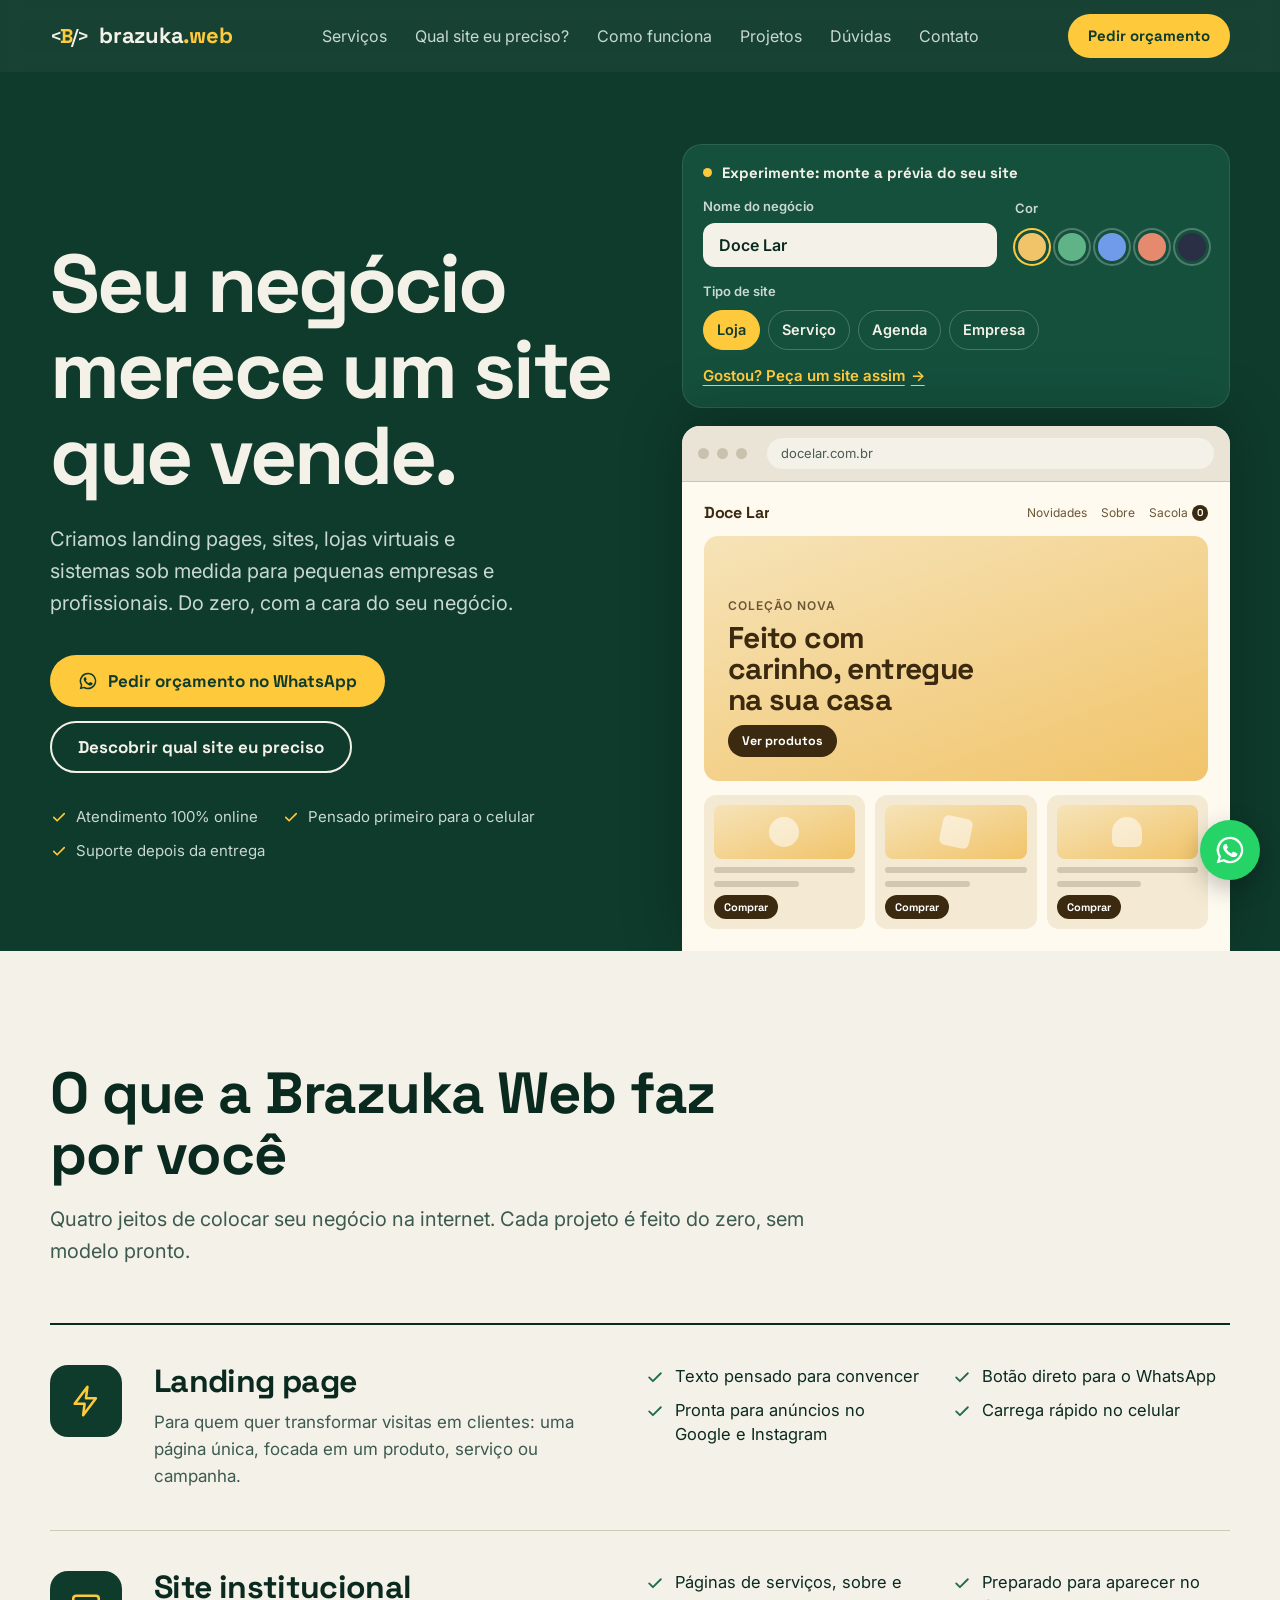
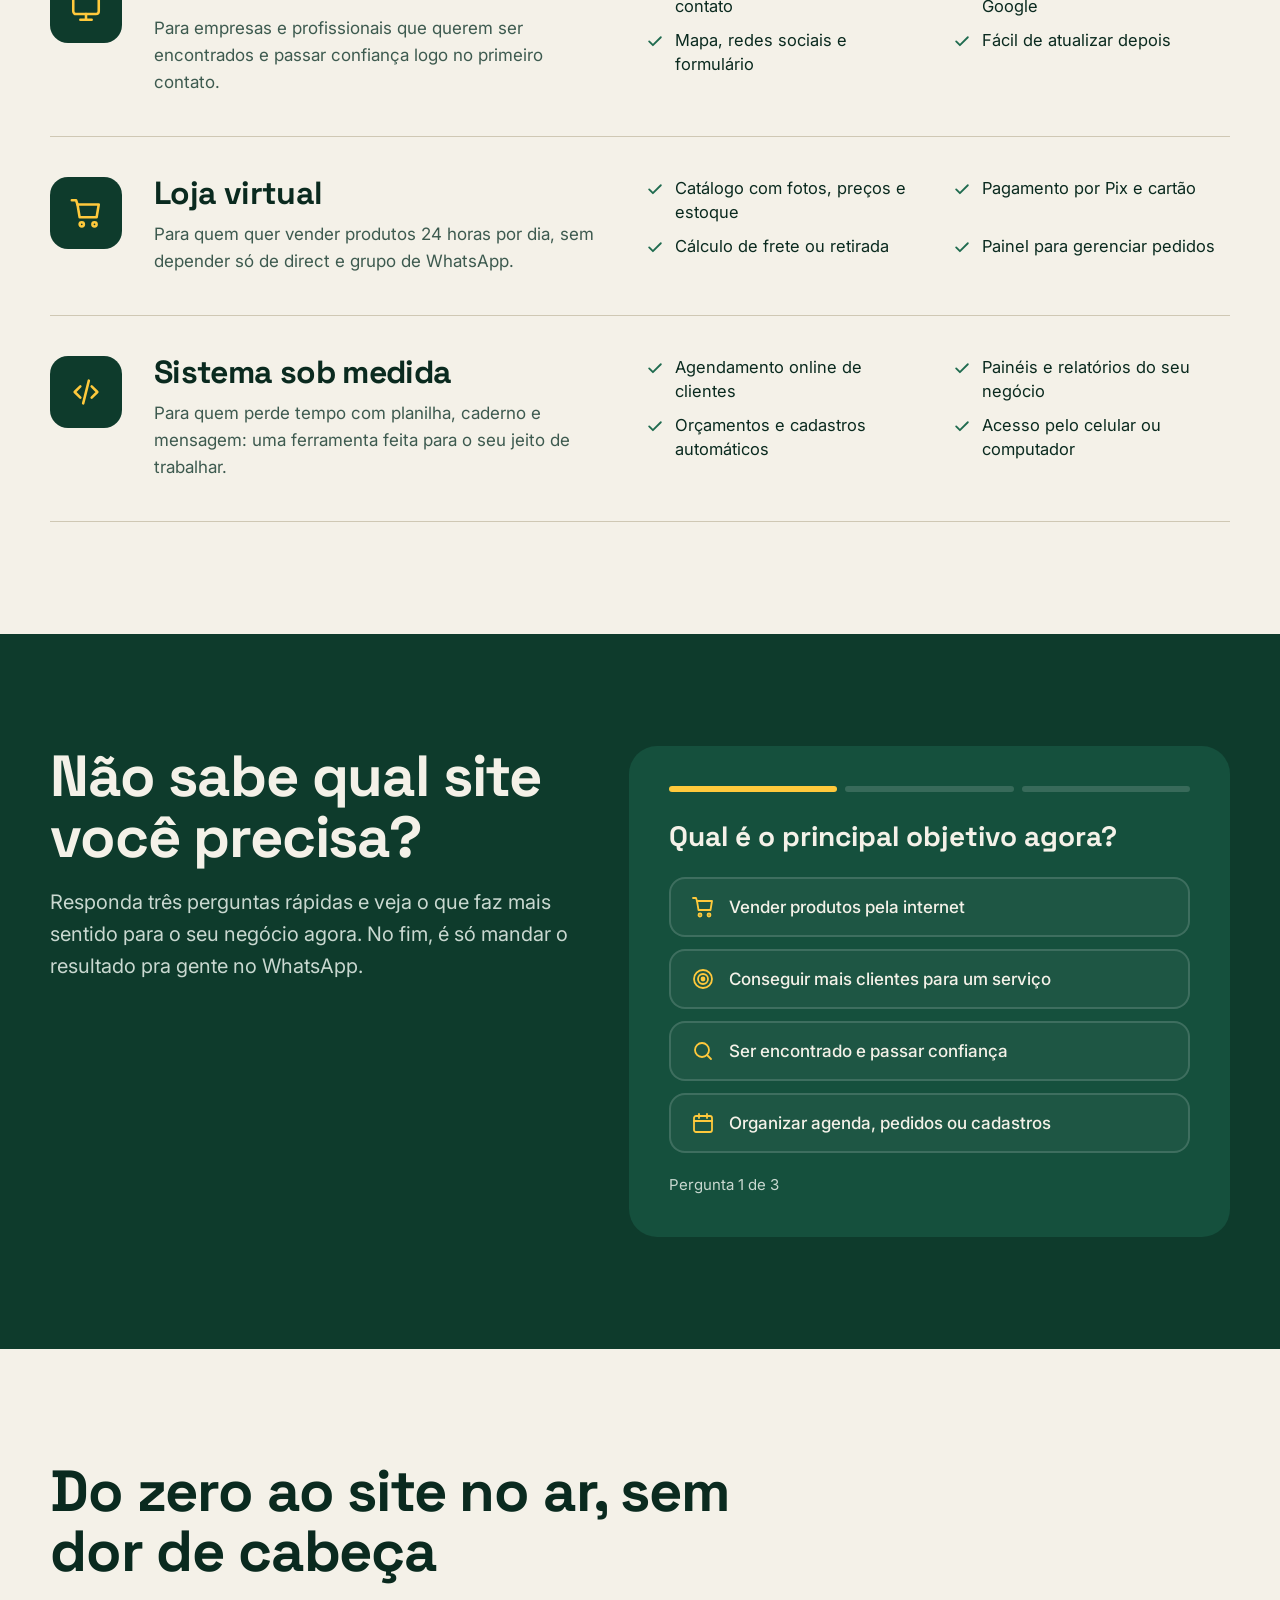
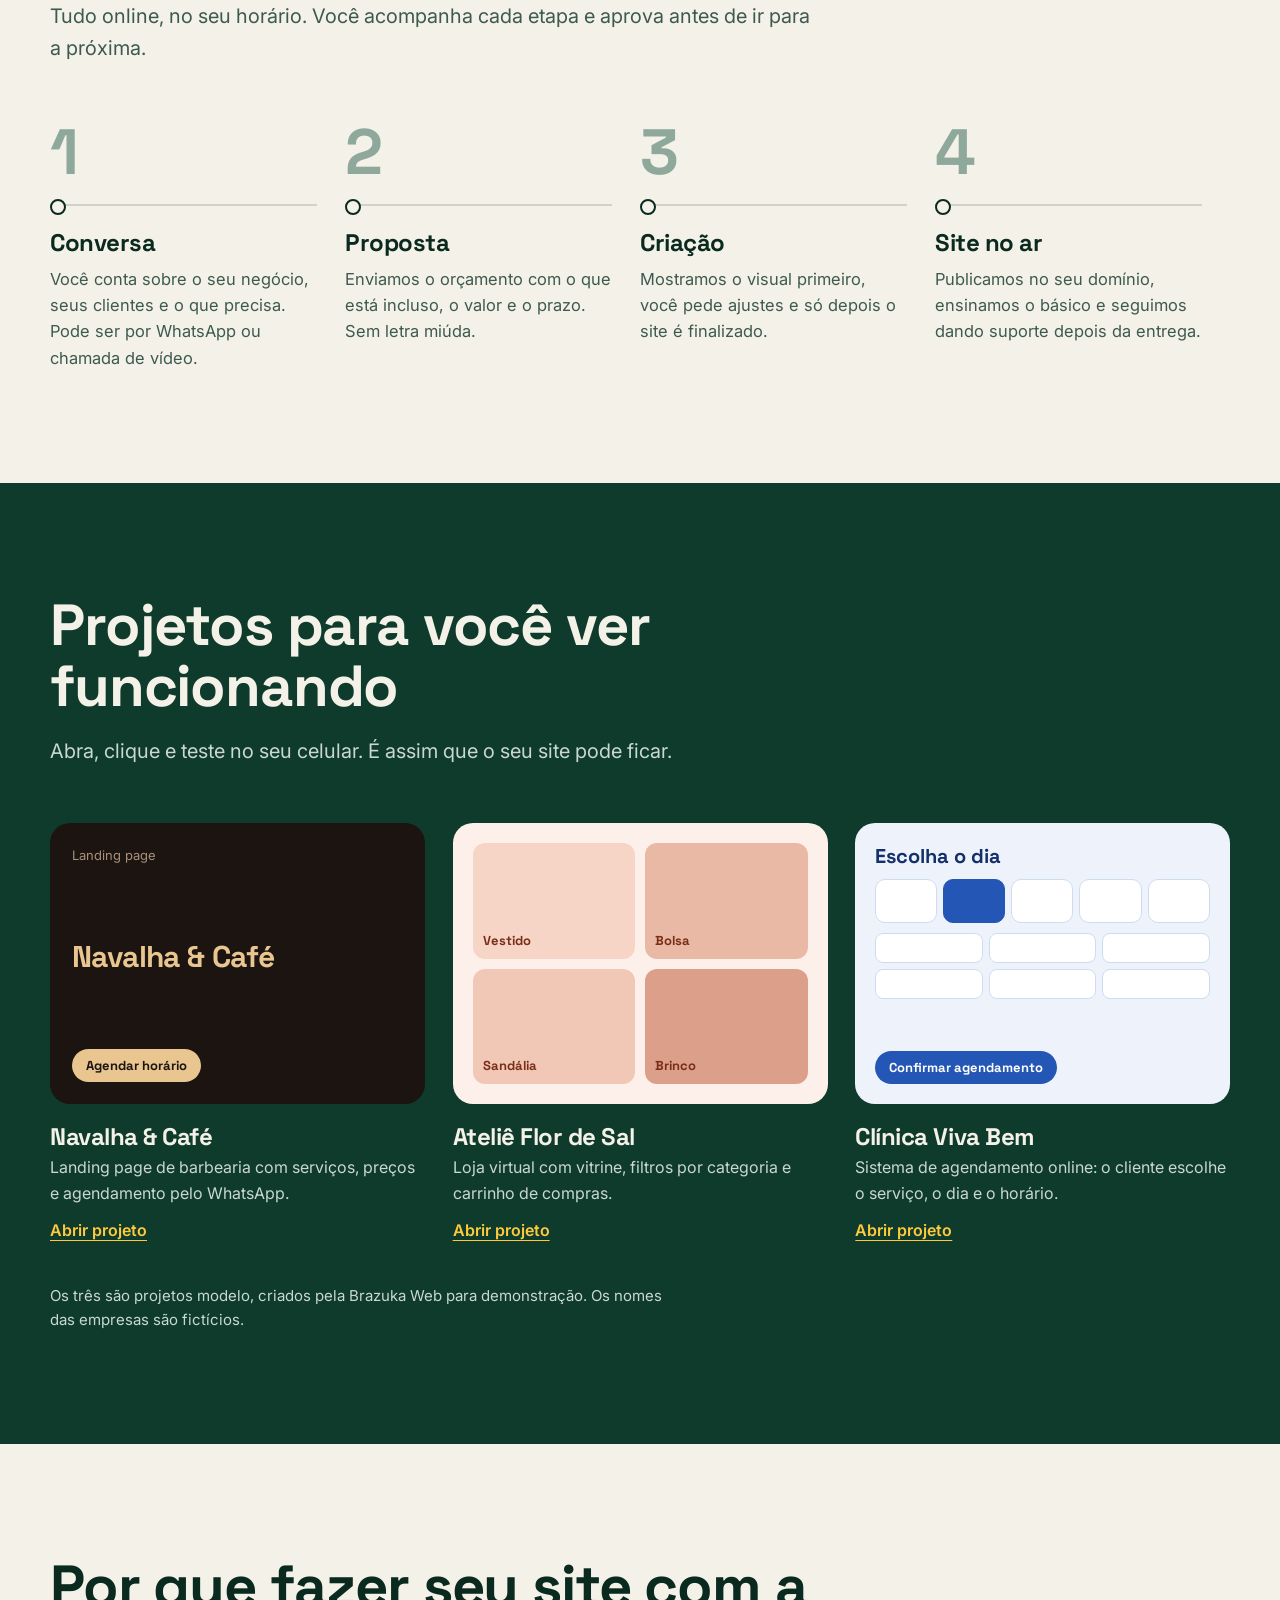
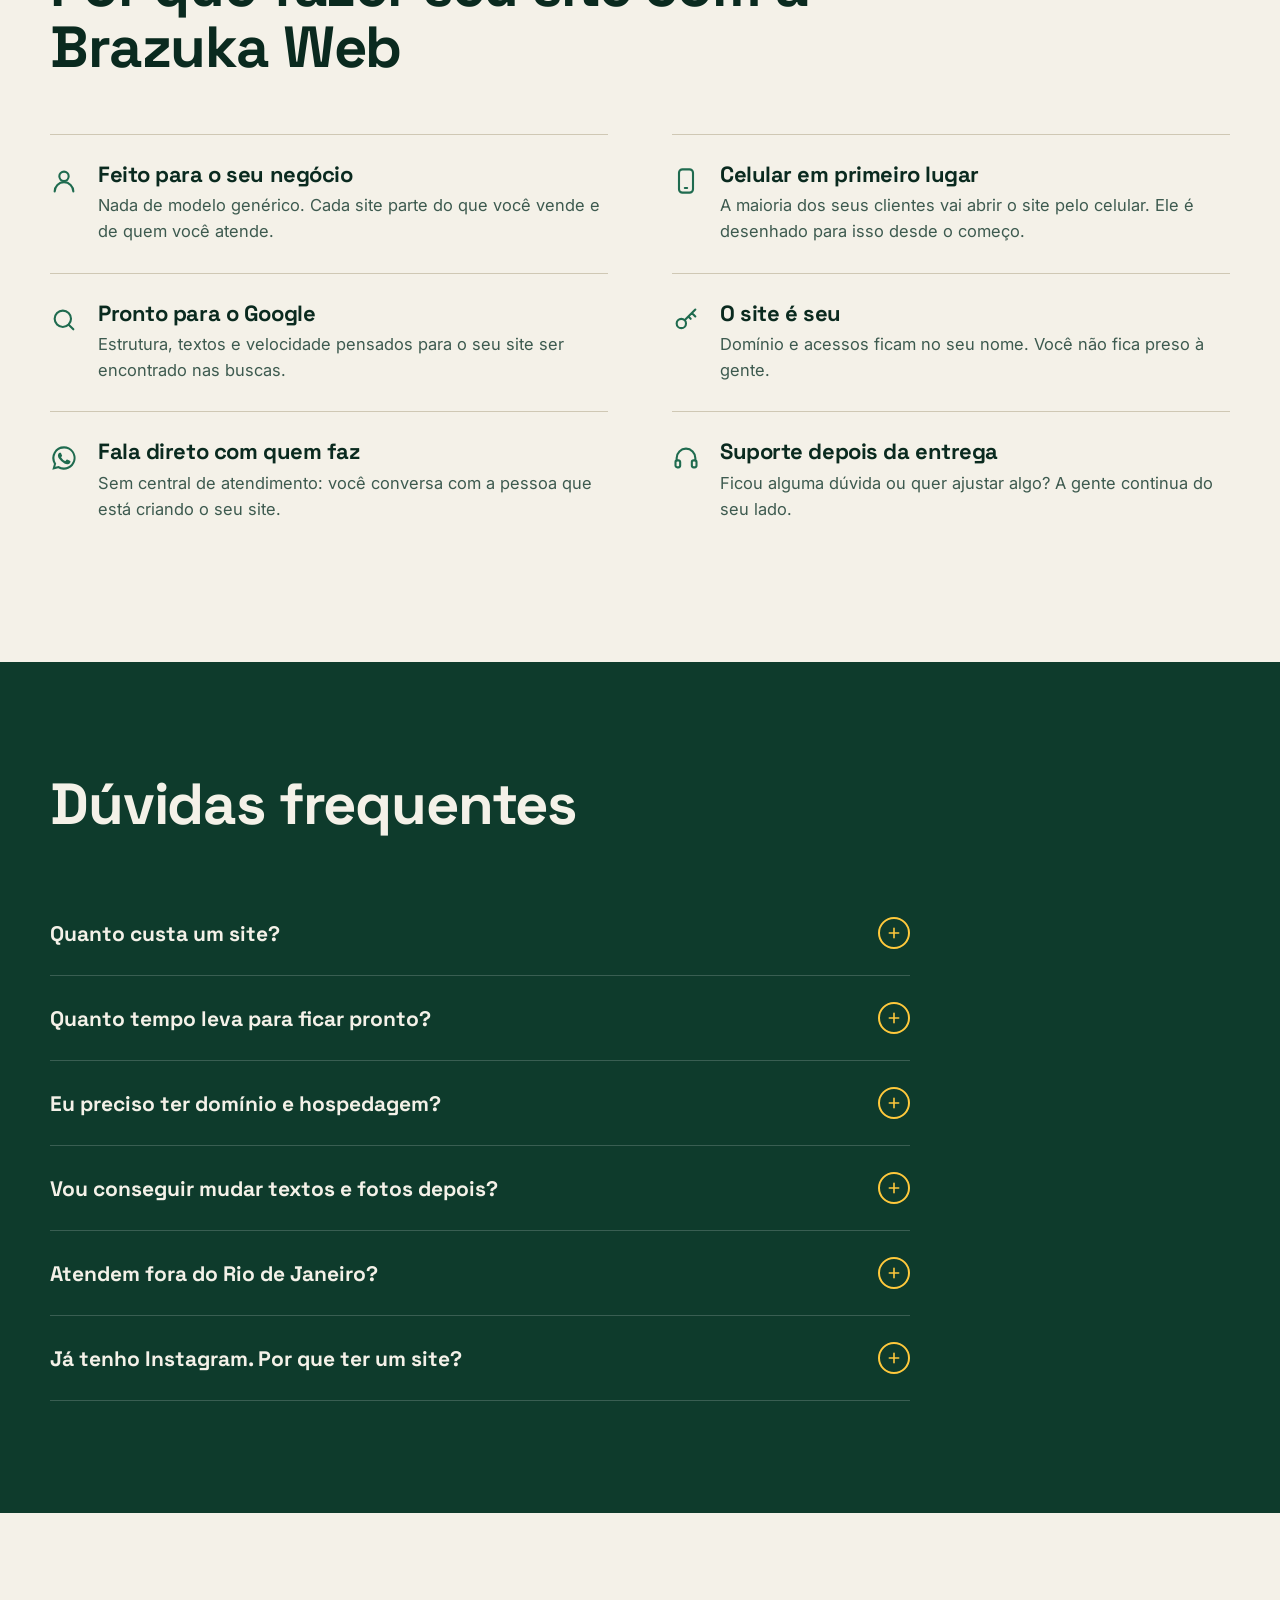
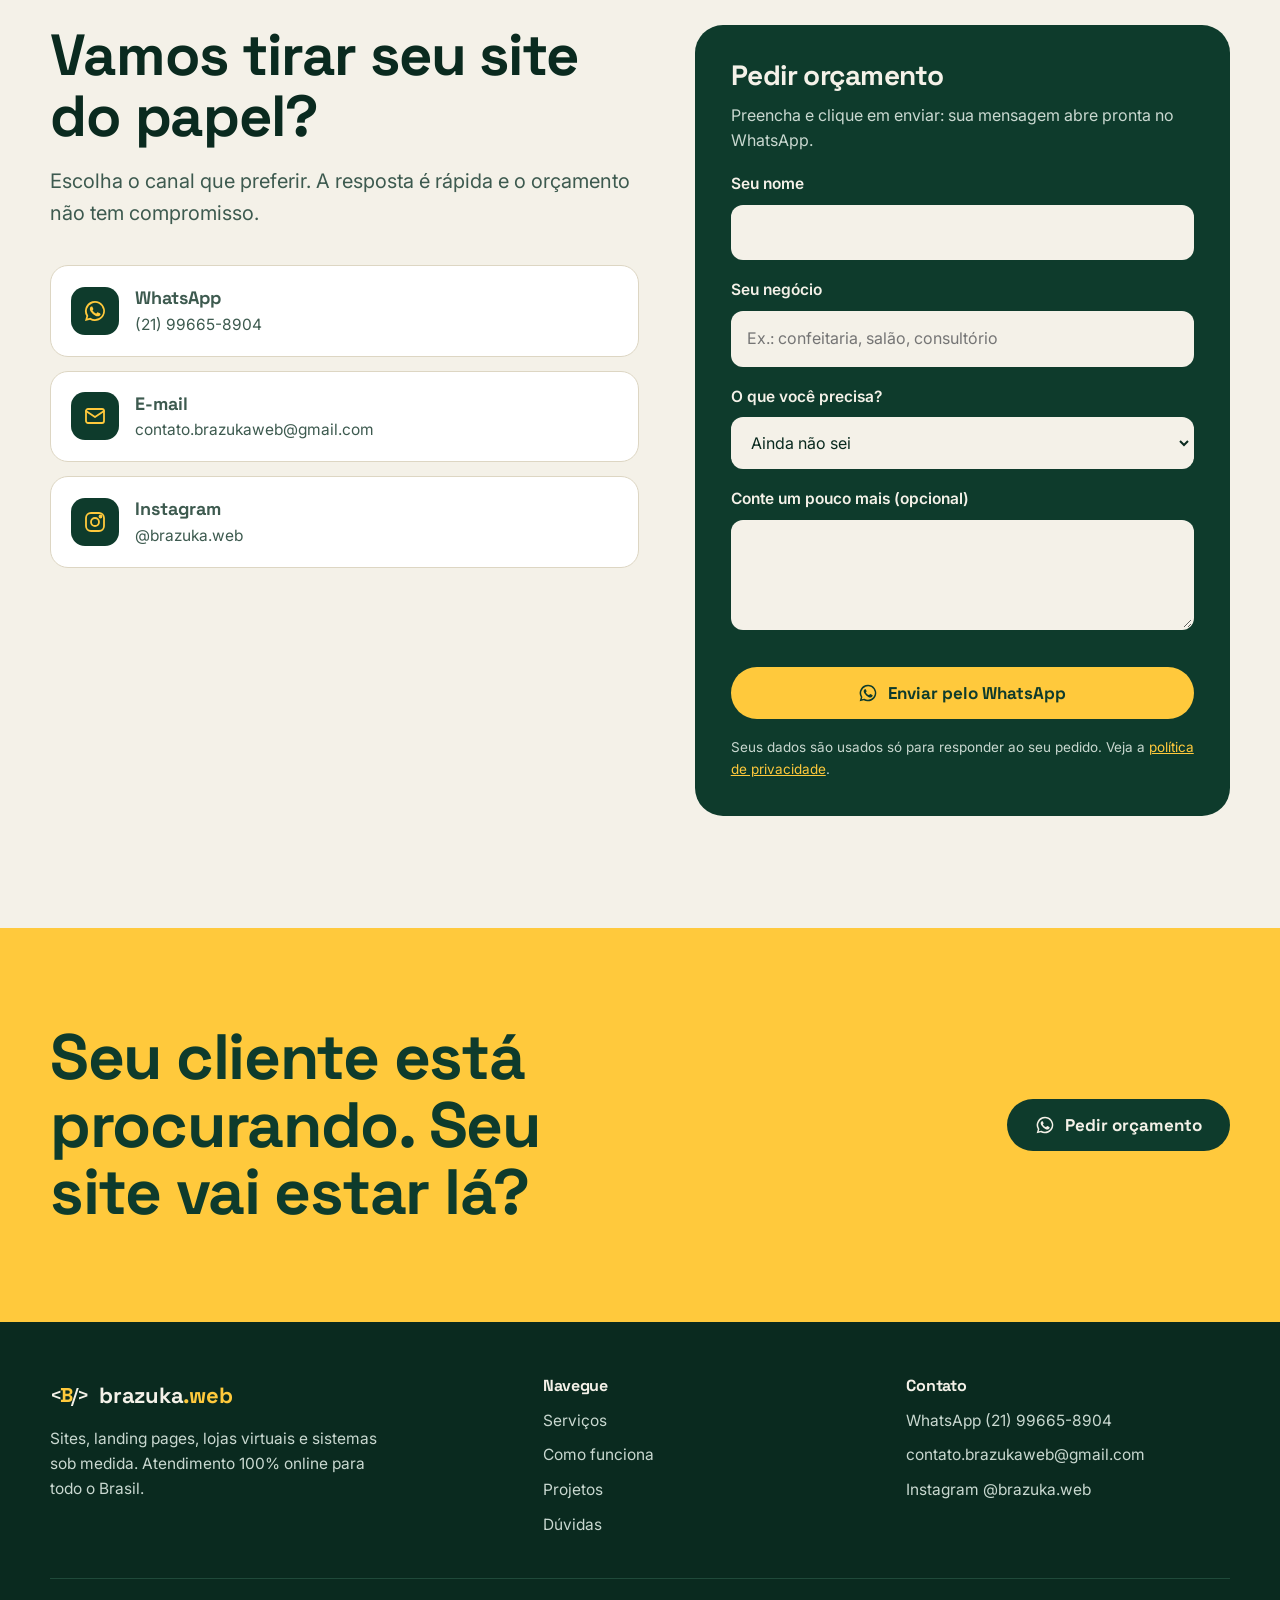
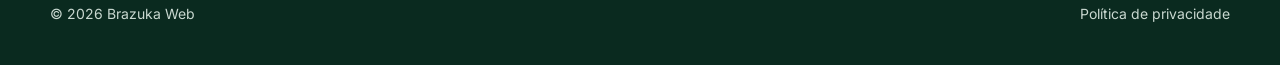
<file: index.html>
<!DOCTYPE html>
<html lang="pt-BR">
<head>
<meta charset="utf-8">
<meta name="viewport" content="width=device-width, initial-scale=1">
<title>Brazuka Web — Criação de sites, landing pages, lojas virtuais e sistemas</title>
<meta name="description" content="A Brazuka Web cria sites profissionais, landing pages, lojas virtuais e sistemas sob medida para pequenas empresas e profissionais. Atendimento 100% online. Peça seu orçamento.">
<meta name="theme-color" content="#0E3B2C">
<link rel="canonical" href="https://brazukaweb.com.br/">
<meta property="og:type" content="website">
<meta property="og:locale" content="pt_BR">
<meta property="og:title" content="Brazuka Web — Sites que vendem pra você">
<meta property="og:description" content="Landing pages, sites institucionais, lojas virtuais e sistemas sob medida. Atendimento 100% online.">
<meta property="og:url" content="https://brazukaweb.com.br/">
<link rel="icon" href="data:image/svg+xml,%3Csvg xmlns='http://www.w3.org/2000/svg' viewBox='0 0 64 64'%3E%3Crect width='64' height='64' rx='14' fill='%230E3B2C'/%3E%3Ctext x='32' y='44' text-anchor='middle' font-family='Arial,sans-serif' font-weight='700' font-size='34' fill='%23FFC93C'%3EB%3C/text%3E%3C/svg%3E">
<link rel="preconnect" href="https://fonts.googleapis.com">
<link rel="preconnect" href="https://fonts.gstatic.com" crossorigin>
<link href="https://fonts.googleapis.com/css2?family=Inter:wght@400;500;600&family=Space+Grotesk:wght@500;700&display=swap" rel="stylesheet">
<link rel="stylesheet" href="assets/style.css">
<script>document.documentElement.classList.add('js')</script>
<script type="application/ld+json">
{"@context":"https://schema.org","@type":"ProfessionalService","name":"Brazuka Web","url":"https://brazukaweb.com.br/","email":"contato.brazukaweb@gmail.com","telephone":"+55-21-99665-8904","areaServed":"BR","description":"Criação de sites, landing pages, lojas virtuais e sistemas sob medida, com atendimento 100% online.","sameAs":["https://www.instagram.com/brazuka.web/"]}
</script>
</head>
<body>
<svg width="0" height="0" style="position:absolute" aria-hidden="true">
  <defs>
    <symbol id="i-zap" viewBox="0 0 24 24"><path fill="currentColor" d="M12 2a10 10 0 0 0-8.6 15.1L2 22l5-1.3A10 10 0 1 0 12 2Zm0 18.2a8.2 8.2 0 0 1-4.2-1.2l-.3-.2-3 .8.8-2.9-.2-.3A8.2 8.2 0 1 1 12 20.2Zm4.5-6.1c-.2-.1-1.5-.7-1.7-.8s-.4-.1-.6.1-.7.8-.8 1-.3.2-.5.1a6.7 6.7 0 0 1-3.3-2.9c-.3-.4.3-.4.7-1.3a.5.5 0 0 0 0-.5l-.8-1.9c-.2-.5-.4-.4-.6-.4h-.5a1 1 0 0 0-.7.3 3 3 0 0 0-.9 2.2 5.2 5.2 0 0 0 1.1 2.7 11.8 11.8 0 0 0 4.5 4 5.2 5.2 0 0 0 3.1.6 2.7 2.7 0 0 0 1.8-1.3 2.2 2.2 0 0 0 .2-1.3c-.1-.1-.3-.2-.5-.3Z"/></symbol>
    <symbol id="i-check" viewBox="0 0 24 24"><path fill="none" stroke="currentColor" stroke-width="2.2" stroke-linecap="round" stroke-linejoin="round" d="m5 12.5 4.5 4.5L19 7.5"/></symbol>
    <symbol id="i-raio" viewBox="0 0 24 24"><path fill="none" stroke="currentColor" stroke-width="1.8" stroke-linecap="round" stroke-linejoin="round" d="M13 2 4 14h7l-1 8 9-12h-7z"/></symbol>
    <symbol id="i-tela" viewBox="0 0 24 24"><g fill="none" stroke="currentColor" stroke-width="1.8" stroke-linecap="round" stroke-linejoin="round"><rect x="3" y="4" width="18" height="13" rx="2"/><path d="M8 21h8M12 17v4"/></g></symbol>
    <symbol id="i-carrinho" viewBox="0 0 24 24"><g fill="none" stroke="currentColor" stroke-width="1.8" stroke-linecap="round" stroke-linejoin="round"><path d="M6 6h15l-1.5 9h-12z"/><path d="M6 6 5 3H2"/><circle cx="9" cy="20" r="1.5"/><circle cx="18" cy="20" r="1.5"/></g></symbol>
    <symbol id="i-codigo" viewBox="0 0 24 24"><path fill="none" stroke="currentColor" stroke-width="1.8" stroke-linecap="round" stroke-linejoin="round" d="m8 8-4 4 4 4M16 8l4 4-4 4M14 4l-4 16"/></symbol>
    <symbol id="i-mail" viewBox="0 0 24 24"><g fill="none" stroke="currentColor" stroke-width="1.8" stroke-linecap="round" stroke-linejoin="round"><rect x="3" y="5" width="18" height="14" rx="2"/><path d="m3 7 9 6 9-6"/></g></symbol>
    <symbol id="i-insta" viewBox="0 0 24 24"><g fill="none" stroke="currentColor" stroke-width="1.8"><rect x="3" y="3" width="18" height="18" rx="5"/><circle cx="12" cy="12" r="4"/><circle cx="17.5" cy="6.5" r="1" fill="currentColor"/></g></symbol>
    <symbol id="i-celular" viewBox="0 0 24 24"><g fill="none" stroke="currentColor" stroke-width="1.8" stroke-linecap="round"><rect x="6" y="2" width="12" height="20" rx="3"/><path d="M11 18h2"/></g></symbol>
    <symbol id="i-google" viewBox="0 0 24 24"><g fill="none" stroke="currentColor" stroke-width="1.8" stroke-linecap="round"><circle cx="11" cy="11" r="7"/><path d="m20 20-4-4"/></g></symbol>
    <symbol id="i-chave" viewBox="0 0 24 24"><g fill="none" stroke="currentColor" stroke-width="1.8" stroke-linecap="round" stroke-linejoin="round"><circle cx="8" cy="15" r="4"/><path d="m11 12 9-9M17 6l3 3M14 9l2 2"/></g></symbol>
    <symbol id="i-suporte" viewBox="0 0 24 24"><g fill="none" stroke="currentColor" stroke-width="1.8" stroke-linecap="round" stroke-linejoin="round"><path d="M4 14v-2a8 8 0 0 1 16 0v2"/><rect x="3" y="14" width="4" height="6" rx="1.5"/><rect x="17" y="14" width="4" height="6" rx="1.5"/></g></symbol>
    <symbol id="i-pessoa" viewBox="0 0 24 24"><g fill="none" stroke="currentColor" stroke-width="1.8" stroke-linecap="round"><circle cx="12" cy="8" r="4"/><path d="M4 21a8 8 0 0 1 16 0"/></g></symbol>
    <symbol id="i-mais" viewBox="0 0 24 24"><path fill="none" stroke="currentColor" stroke-width="2.4" stroke-linecap="round" d="M12 5v14M5 12h14"/></symbol>
    <symbol id="i-menu" viewBox="0 0 24 24"><path fill="none" stroke="currentColor" stroke-width="2" stroke-linecap="round" d="M4 7h16M4 12h16M4 17h16"/></symbol>
    <symbol id="i-calendario" viewBox="0 0 24 24"><g fill="none" stroke="currentColor" stroke-width="1.8" stroke-linecap="round"><rect x="3" y="5" width="18" height="16" rx="2"/><path d="M3 10h18M8 3v4M16 3v4"/></g></symbol>
    <symbol id="i-alvo" viewBox="0 0 24 24"><g fill="none" stroke="currentColor" stroke-width="1.8"><circle cx="12" cy="12" r="9"/><circle cx="12" cy="12" r="5"/><circle cx="12" cy="12" r="1.5" fill="currentColor"/></g></symbol>
  </defs>
</svg>

<a class="pular" href="#conteudo">Pular para o conteúdo</a>

<header class="topo">
  <div class="wrap">
    <a class="marca" href="#inicio" aria-label="Brazuka Web, início">
      <span class="tag" aria-hidden="true">&lt;<b>B</b>/&gt;</span>
      <span>brazuka<span class="amarelo">.web</span></span>
    </a>
    <nav aria-label="Principal">
      <button class="abrir-menu" aria-expanded="false" aria-controls="menu" aria-label="Abrir menu"><svg><use href="#i-menu"/></svg></button>
      <ul class="menu" id="menu">
        <li><a href="#servicos">Serviços</a></li>
        <li><a href="#qual-site">Qual site eu preciso?</a></li>
        <li><a href="#como-funciona">Como funciona</a></li>
        <li><a href="#projetos">Projetos</a></li>
        <li><a href="#duvidas">Dúvidas</a></li>
        <li><a href="#contato">Contato</a></li>
      </ul>
    </nav>
    <a class="btn btn-amarelo btn-topo" href="https://wa.me/5521996658904?text=Ol%C3%A1%2C%20Brazuka%20Web!%20Quero%20um%20or%C3%A7amento%20de%20site." target="_blank" rel="noopener">Pedir orçamento</a>
  </div>
  <div class="leitura" aria-hidden="true"><i id="barra-leitura"></i></div>
</header>

<main id="conteudo">

  <section class="hero" id="inicio">
    <div class="wrap hero-grid">
      <div class="hero-texto">
        <h1>Seu negócio merece um site que vende.</h1>
        <p class="sub">Criamos landing pages, sites, lojas virtuais e sistemas sob medida para pequenas empresas e profissionais. Do zero, com a cara do seu negócio.</p>
        <div class="acoes">
          <a class="btn btn-amarelo" href="https://wa.me/5521996658904?text=Ol%C3%A1%2C%20Brazuka%20Web!%20Quero%20um%20or%C3%A7amento%20de%20site." target="_blank" rel="noopener"><svg><use href="#i-zap"/></svg>Pedir orçamento no WhatsApp</a>
          <a class="btn btn-linha" href="#qual-site">Descobrir qual site eu preciso</a>
        </div>
        <ul class="garantias">
          <li><svg><use href="#i-check"/></svg>Atendimento 100% online</li>
          <li><svg><use href="#i-check"/></svg>Pensado primeiro para o celular</li>
          <li><svg><use href="#i-check"/></svg>Suporte depois da entrega</li>
        </ul>
      </div>
      <div class="palco" id="palco">
        <form class="montador" id="montador" aria-labelledby="m-titulo">
          <p class="m-titulo" id="m-titulo"><span class="ponto" aria-hidden="true"></span>Experimente: monte a prévia do seu site</p>
          <div class="m-campos">
            <label class="m-nome"><span>Nome do negócio</span><input id="m-nome" name="nome" maxlength="22" value="Doce Lar" autocomplete="off" spellcheck="false"></label>
            <fieldset class="m-grupo m-tipo">
              <legend>Tipo de site</legend>
              <div class="chips">
                <label><input type="radio" name="tipo" value="loja" checked><span>Loja</span></label>
                <label><input type="radio" name="tipo" value="servico"><span>Serviço</span></label>
                <label><input type="radio" name="tipo" value="agenda"><span>Agenda</span></label>
                <label><input type="radio" name="tipo" value="empresa"><span>Empresa</span></label>
              </div>
            </fieldset>
            <fieldset class="m-grupo m-cor">
              <legend>Cor</legend>
              <div class="cores">
                <label><input type="radio" name="cor" value="mel" checked><span style="--c:#F1C46A"></span><b class="sr">Mel</b></label>
                <label><input type="radio" name="cor" value="mata"><span style="--c:#5FB386"></span><b class="sr">Verde</b></label>
                <label><input type="radio" name="cor" value="mar"><span style="--c:#6F9BEA"></span><b class="sr">Azul</b></label>
                <label><input type="radio" name="cor" value="barro"><span style="--c:#E58A6E"></span><b class="sr">Terracota</b></label>
                <label><input type="radio" name="cor" value="noite"><span style="--c:#2A2F45"></span><b class="sr">Noite</b></label>
              </div>
            </fieldset>
          </div>
          <a class="m-pedir" id="m-pedir" href="https://wa.me/5521996658904?text=Ol%C3%A1%2C%20Brazuka%20Web!%20Quero%20um%20or%C3%A7amento%20de%20site." target="_blank" rel="noopener">Gostou? Peça um site assim <span aria-hidden="true">→</span></a>
          <p class="sr" id="m-aviso" aria-live="polite"></p>
        </form>
        <div class="navegador" aria-hidden="true">
          <div class="barra"><i></i><i></i><i></i><span class="endereco" id="m-endereco">seunegocio.com.br</span></div>
          <div class="tela">
            <div class="camada codigo" id="m-codigo"><span class="c">&lt;!-- seu site nascendo --&gt;</span>
<span class="k">&lt;header&gt;</span>
  &lt;nav&gt;Início · Produtos · Contato&lt;/nav&gt;
<span class="k">&lt;/header&gt;</span>
<span class="k">&lt;section</span> class=<span class="s">"vitrine"</span><span class="k">&gt;</span>
  &lt;h1&gt;Doces feitos com carinho&lt;/h1&gt;
  &lt;a href=<span class="s">"#pedido"</span>&gt;Fazer pedido&lt;/a&gt;
<span class="k">&lt;/section&gt;</span>
<span class="k">&lt;section</span> class=<span class="s">"destaques"</span><span class="k">&gt;</span>
  &lt;article&gt;Bolos&lt;/article&gt;
  &lt;article&gt;Brigadeiros&lt;/article&gt;
  &lt;article&gt;Encomendas&lt;/article&gt;
<span class="k">&lt;/section&gt;</span></div>
            <div class="camada site" id="m-site"></div>
            <div class="selo"><svg><use href="#i-check"/></svg>Site no ar</div>
          </div>
        </div>
      </div>
    </div>
  </section>

  <section class="secao" id="servicos">
    <div class="wrap">
      <div class="cabeca">
        <h2>O que a Brazuka Web faz por você</h2>
        <p>Quatro jeitos de colocar seu negócio na internet. Cada projeto é feito do zero, sem modelo pronto.</p>
      </div>
      <div class="servicos">
        <article class="servico">
          <div class="icone"><svg aria-hidden="true"><use href="#i-raio"/></svg></div>
          <div>
            <h3>Landing page</h3>
            <p class="para">Para quem quer transformar visitas em clientes: uma página única, focada em um produto, serviço ou campanha.</p>
          </div>
          <ul>
            <li><svg aria-hidden="true"><use href="#i-check"/></svg>Texto pensado para convencer</li>
            <li><svg aria-hidden="true"><use href="#i-check"/></svg>Botão direto para o WhatsApp</li>
            <li><svg aria-hidden="true"><use href="#i-check"/></svg>Pronta para anúncios no Google e Instagram</li>
            <li><svg aria-hidden="true"><use href="#i-check"/></svg>Carrega rápido no celular</li>
          </ul>
        </article>
        <article class="servico">
          <div class="icone"><svg aria-hidden="true"><use href="#i-tela"/></svg></div>
          <div>
            <h3>Site institucional</h3>
            <p class="para">Para empresas e profissionais que querem ser encontrados e passar confiança logo no primeiro contato.</p>
          </div>
          <ul>
            <li><svg aria-hidden="true"><use href="#i-check"/></svg>Páginas de serviços, sobre e contato</li>
            <li><svg aria-hidden="true"><use href="#i-check"/></svg>Preparado para aparecer no Google</li>
            <li><svg aria-hidden="true"><use href="#i-check"/></svg>Mapa, redes sociais e formulário</li>
            <li><svg aria-hidden="true"><use href="#i-check"/></svg>Fácil de atualizar depois</li>
          </ul>
        </article>
        <article class="servico">
          <div class="icone"><svg aria-hidden="true"><use href="#i-carrinho"/></svg></div>
          <div>
            <h3>Loja virtual</h3>
            <p class="para">Para quem quer vender produtos 24 horas por dia, sem depender só de direct e grupo de WhatsApp.</p>
          </div>
          <ul>
            <li><svg aria-hidden="true"><use href="#i-check"/></svg>Catálogo com fotos, preços e estoque</li>
            <li><svg aria-hidden="true"><use href="#i-check"/></svg>Pagamento por Pix e cartão</li>
            <li><svg aria-hidden="true"><use href="#i-check"/></svg>Cálculo de frete ou retirada</li>
            <li><svg aria-hidden="true"><use href="#i-check"/></svg>Painel para gerenciar pedidos</li>
          </ul>
        </article>
        <article class="servico">
          <div class="icone"><svg aria-hidden="true"><use href="#i-codigo"/></svg></div>
          <div>
            <h3>Sistema sob medida</h3>
            <p class="para">Para quem perde tempo com planilha, caderno e mensagem: uma ferramenta feita para o seu jeito de trabalhar.</p>
          </div>
          <ul>
            <li><svg aria-hidden="true"><use href="#i-check"/></svg>Agendamento online de clientes</li>
            <li><svg aria-hidden="true"><use href="#i-check"/></svg>Painéis e relatórios do seu negócio</li>
            <li><svg aria-hidden="true"><use href="#i-check"/></svg>Orçamentos e cadastros automáticos</li>
            <li><svg aria-hidden="true"><use href="#i-check"/></svg>Acesso pelo celular ou computador</li>
          </ul>
        </article>
      </div>
    </div>
  </section>

  <section class="secao secao-escura" id="qual-site">
    <div class="wrap quiz">
      <div class="cabeca">
        <h2>Não sabe qual site você precisa?</h2>
        <p>Responda três perguntas rápidas e veja o que faz mais sentido para o seu negócio agora. No fim, é só mandar o resultado pra gente no WhatsApp.</p>
      </div>
      <div class="quiz-caixa" id="quiz" aria-live="polite"></div>
    </div>
  </section>

  <section class="secao" id="como-funciona">
    <div class="wrap">
      <div class="cabeca">
        <h2>Do zero ao site no ar, sem dor de cabeça</h2>
        <p>Tudo online, no seu horário. Você acompanha cada etapa e aprova antes de ir para a próxima.</p>
      </div>
      <ol class="etapas">
        <li class="etapa">
          <div class="num">1</div><div class="linha"></div>
          <h3>Conversa</h3>
          <p>Você conta sobre o seu negócio, seus clientes e o que precisa. Pode ser por WhatsApp ou chamada de vídeo.</p>
        </li>
        <li class="etapa">
          <div class="num">2</div><div class="linha"></div>
          <h3>Proposta</h3>
          <p>Enviamos o orçamento com o que está incluso, o valor e o prazo. Sem letra miúda.</p>
        </li>
        <li class="etapa">
          <div class="num">3</div><div class="linha"></div>
          <h3>Criação</h3>
          <p>Mostramos o visual primeiro, você pede ajustes e só depois o site é finalizado.</p>
        </li>
        <li class="etapa">
          <div class="num">4</div><div class="linha"></div>
          <h3>Site no ar</h3>
          <p>Publicamos no seu domínio, ensinamos o básico e seguimos dando suporte depois da entrega.</p>
        </li>
      </ol>
    </div>
  </section>

  <section class="secao secao-escura" id="projetos">
    <div class="wrap">
      <div class="cabeca">
        <h2>Projetos para você ver funcionando</h2>
        <p>Abra, clique e teste no seu celular. É assim que o seu site pode ficar.</p>
      </div>
      <div class="projetos">
        <a class="projeto" href="projetos/barbearia.html">
          <div class="capa capa-barbearia" aria-hidden="true"><small>Landing page</small><b>Navalha &amp; Café</b><span>Agendar horário</span></div>
          <h3>Navalha &amp; Café</h3>
          <p>Landing page de barbearia com serviços, preços e agendamento pelo WhatsApp.</p>
          <span class="ver">Abrir projeto</span>
        </a>
        <a class="projeto" href="projetos/loja.html">
          <div class="capa capa-loja" aria-hidden="true"><div>Vestido</div><div>Bolsa</div><div>Sandália</div><div>Brinco</div></div>
          <h3>Ateliê Flor de Sal</h3>
          <p>Loja virtual com vitrine, filtros por categoria e carrinho de compras.</p>
          <span class="ver">Abrir projeto</span>
        </a>
        <a class="projeto" href="projetos/agenda.html">
          <div class="capa capa-agenda" aria-hidden="true"><b>Escolha o dia</b><div class="dias"><i></i><i class="sel"></i><i></i><i></i><i></i></div><div class="horas"><i></i><i></i><i></i><i></i><i></i><i></i></div><span>Confirmar agendamento</span></div>
          <h3>Clínica Viva Bem</h3>
          <p>Sistema de agendamento online: o cliente escolhe o serviço, o dia e o horário.</p>
          <span class="ver">Abrir projeto</span>
        </a>
      </div>
      <p class="aviso-modelo">Os três são projetos modelo, criados pela Brazuka Web para demonstração. Os nomes das empresas são fictícios.</p>
    </div>
  </section>

  <section class="secao" id="por-que">
    <div class="wrap">
      <div class="cabeca">
        <h2>Por que fazer seu site com a Brazuka Web</h2>
      </div>
      <div class="difs">
        <div class="dif"><svg aria-hidden="true"><use href="#i-pessoa"/></svg><div><h3>Feito para o seu negócio</h3><p>Nada de modelo genérico. Cada site parte do que você vende e de quem você atende.</p></div></div>
        <div class="dif"><svg aria-hidden="true"><use href="#i-celular"/></svg><div><h3>Celular em primeiro lugar</h3><p>A maioria dos seus clientes vai abrir o site pelo celular. Ele é desenhado para isso desde o começo.</p></div></div>
        <div class="dif"><svg aria-hidden="true"><use href="#i-google"/></svg><div><h3>Pronto para o Google</h3><p>Estrutura, textos e velocidade pensados para o seu site ser encontrado nas buscas.</p></div></div>
        <div class="dif"><svg aria-hidden="true"><use href="#i-chave"/></svg><div><h3>O site é seu</h3><p>Domínio e acessos ficam no seu nome. Você não fica preso à gente.</p></div></div>
        <div class="dif"><svg aria-hidden="true"><use href="#i-zap"/></svg><div><h3>Fala direto com quem faz</h3><p>Sem central de atendimento: você conversa com a pessoa que está criando o seu site.</p></div></div>
        <div class="dif"><svg aria-hidden="true"><use href="#i-suporte"/></svg><div><h3>Suporte depois da entrega</h3><p>Ficou alguma dúvida ou quer ajustar algo? A gente continua do seu lado.</p></div></div>
      </div>
    </div>
  </section>

  <section class="secao secao-escura" id="duvidas">
    <div class="wrap">
      <div class="cabeca">
        <h2>Dúvidas frequentes</h2>
      </div>
      <div class="faq">
        <details>
          <summary>Quanto custa um site?<span class="mais"><svg aria-hidden="true"><use href="#i-mais"/></svg></span></summary>
          <p>Depende do tipo de site e do que ele precisa ter. Uma landing page é bem diferente de uma loja virtual. Por isso o orçamento é feito sob medida e enviado por escrito, com tudo o que está incluso, antes de começar.</p>
        </details>
        <details>
          <summary>Quanto tempo leva para ficar pronto?<span class="mais"><svg aria-hidden="true"><use href="#i-mais"/></svg></span></summary>
          <p>O prazo é combinado na proposta e depende do tamanho do projeto e da rapidez com que você envia textos, fotos e aprovações. Você sabe a data de entrega antes de fechar.</p>
        </details>
        <details>
          <summary>Eu preciso ter domínio e hospedagem?<span class="mais"><svg aria-hidden="true"><use href="#i-mais"/></svg></span></summary>
          <p>Não precisa ter nada ainda. A gente explica o que é cada coisa, ajuda a registrar o domínio no seu nome e cuida da publicação do site.</p>
        </details>
        <details>
          <summary>Vou conseguir mudar textos e fotos depois?<span class="mais"><svg aria-hidden="true"><use href="#i-mais"/></svg></span></summary>
          <p>Sim. Combinamos no projeto como você prefere: um painel simples para você mesmo editar, ou alterações feitas pela gente sempre que precisar.</p>
        </details>
        <details>
          <summary>Atendem fora do Rio de Janeiro?<span class="mais"><svg aria-hidden="true"><use href="#i-mais"/></svg></span></summary>
          <p>Sim. O atendimento é 100% online, então atendemos clientes de qualquer lugar do Brasil.</p>
        </details>
        <details>
          <summary>Já tenho Instagram. Por que ter um site?<span class="mais"><svg aria-hidden="true"><use href="#i-mais"/></svg></span></summary>
          <p>O Instagram é ótimo para se relacionar, mas o site é seu: aparece no Google, passa mais credibilidade, não depende do algoritmo e reúne tudo o que o cliente precisa para decidir comprar.</p>
        </details>
      </div>
    </div>
  </section>

  <section class="secao" id="contato">
    <div class="wrap contato">
      <div>
        <div class="cabeca">
          <h2>Vamos tirar seu site do papel?</h2>
          <p>Escolha o canal que preferir. A resposta é rápida e o orçamento não tem compromisso.</p>
        </div>
        <div class="canais">
          <a class="canal" href="https://wa.me/5521996658904?text=Ol%C3%A1%2C%20Brazuka%20Web!%20Quero%20um%20or%C3%A7amento%20de%20site." target="_blank" rel="noopener">
            <span class="ic"><svg aria-hidden="true"><use href="#i-zap"/></svg></span>
            <span><b>WhatsApp</b><span>(21) 99665-8904</span></span>
          </a>
          <a class="canal" href="mailto:contato.brazukaweb@gmail.com">
            <span class="ic"><svg aria-hidden="true"><use href="#i-mail"/></svg></span>
            <span><b>E-mail</b><span>contato.brazukaweb@gmail.com</span></span>
          </a>
          <a class="canal" href="https://www.instagram.com/brazuka.web/" target="_blank" rel="noopener">
            <span class="ic"><svg aria-hidden="true"><use href="#i-insta"/></svg></span>
            <span><b>Instagram</b><span>@brazuka.web</span></span>
          </a>
        </div>
      </div>
      <form class="form" id="form-orcamento" novalidate>
        <h3>Pedir orçamento</h3>
        <p class="ajuda">Preencha e clique em enviar: sua mensagem abre pronta no WhatsApp.</p>
        <div class="campo">
          <label for="f-nome">Seu nome</label>
          <input id="f-nome" name="nome" autocomplete="name" required>
        </div>
        <div class="campo">
          <label for="f-negocio">Seu negócio</label>
          <input id="f-negocio" name="negocio" placeholder="Ex.: confeitaria, salão, consultório" required>
        </div>
        <div class="campo">
          <label for="f-tipo">O que você precisa?</label>
          <select id="f-tipo" name="tipo">
            <option>Ainda não sei</option>
            <option>Landing page</option>
            <option>Site institucional</option>
            <option>Loja virtual</option>
            <option>Sistema sob medida</option>
          </select>
        </div>
        <div class="campo">
          <label for="f-msg">Conte um pouco mais (opcional)</label>
          <textarea id="f-msg" name="mensagem"></textarea>
        </div>
        <p class="erro" id="f-erro" role="alert"></p>
        <button class="btn btn-amarelo" type="submit"><svg aria-hidden="true"><use href="#i-zap"/></svg>Enviar pelo WhatsApp</button>
        <small>Seus dados são usados só para responder ao seu pedido. Veja a <a href="politica-de-privacidade.html">política de privacidade</a>.</small>
      </form>
    </div>
  </section>

  <section class="final">
    <div class="wrap">
      <h2>Seu cliente está procurando. Seu site vai estar lá?</h2>
      <a class="btn btn-verde" href="https://wa.me/5521996658904?text=Ol%C3%A1%2C%20Brazuka%20Web!%20Quero%20um%20or%C3%A7amento%20de%20site." target="_blank" rel="noopener"><svg aria-hidden="true"><use href="#i-zap"/></svg>Pedir orçamento</a>
    </div>
  </section>

</main>

<footer class="rodape">
  <div class="wrap">
    <div>
      <a class="marca" href="#inicio"><span class="tag" aria-hidden="true">&lt;<b>B</b>/&gt;</span><span>brazuka<span class="amarelo">.web</span></span></a>
      <p style="margin-top:14px;max-width:34ch">Sites, landing pages, lojas virtuais e sistemas sob medida. Atendimento 100% online para todo o Brasil.</p>
    </div>
    <div>
      <h3>Navegue</h3>
      <ul>
        <li><a href="#servicos">Serviços</a></li>
        <li><a href="#como-funciona">Como funciona</a></li>
        <li><a href="#projetos">Projetos</a></li>
        <li><a href="#duvidas">Dúvidas</a></li>
      </ul>
    </div>
    <div>
      <h3>Contato</h3>
      <ul>
        <li><a href="https://wa.me/5521996658904" target="_blank" rel="noopener">WhatsApp (21) 99665-8904</a></li>
        <li><a href="mailto:contato.brazukaweb@gmail.com">contato.brazukaweb@gmail.com</a></li>
        <li><a href="https://www.instagram.com/brazuka.web/" target="_blank" rel="noopener">Instagram @brazuka.web</a></li>
      </ul>
    </div>
    <div class="base">
      <span>© 2026 Brazuka Web</span>
      <a href="politica-de-privacidade.html">Política de privacidade</a>
    </div>
  </div>
</footer>

<a class="zap" href="https://wa.me/5521996658904?text=Ol%C3%A1%2C%20Brazuka%20Web!%20Quero%20um%20or%C3%A7amento%20de%20site." target="_blank" rel="noopener" aria-label="Falar com a Brazuka Web no WhatsApp"><svg aria-hidden="true"><use href="#i-zap"/></svg></a>

<script src="assets/site.js"></script>
</body>
</html>
</file>
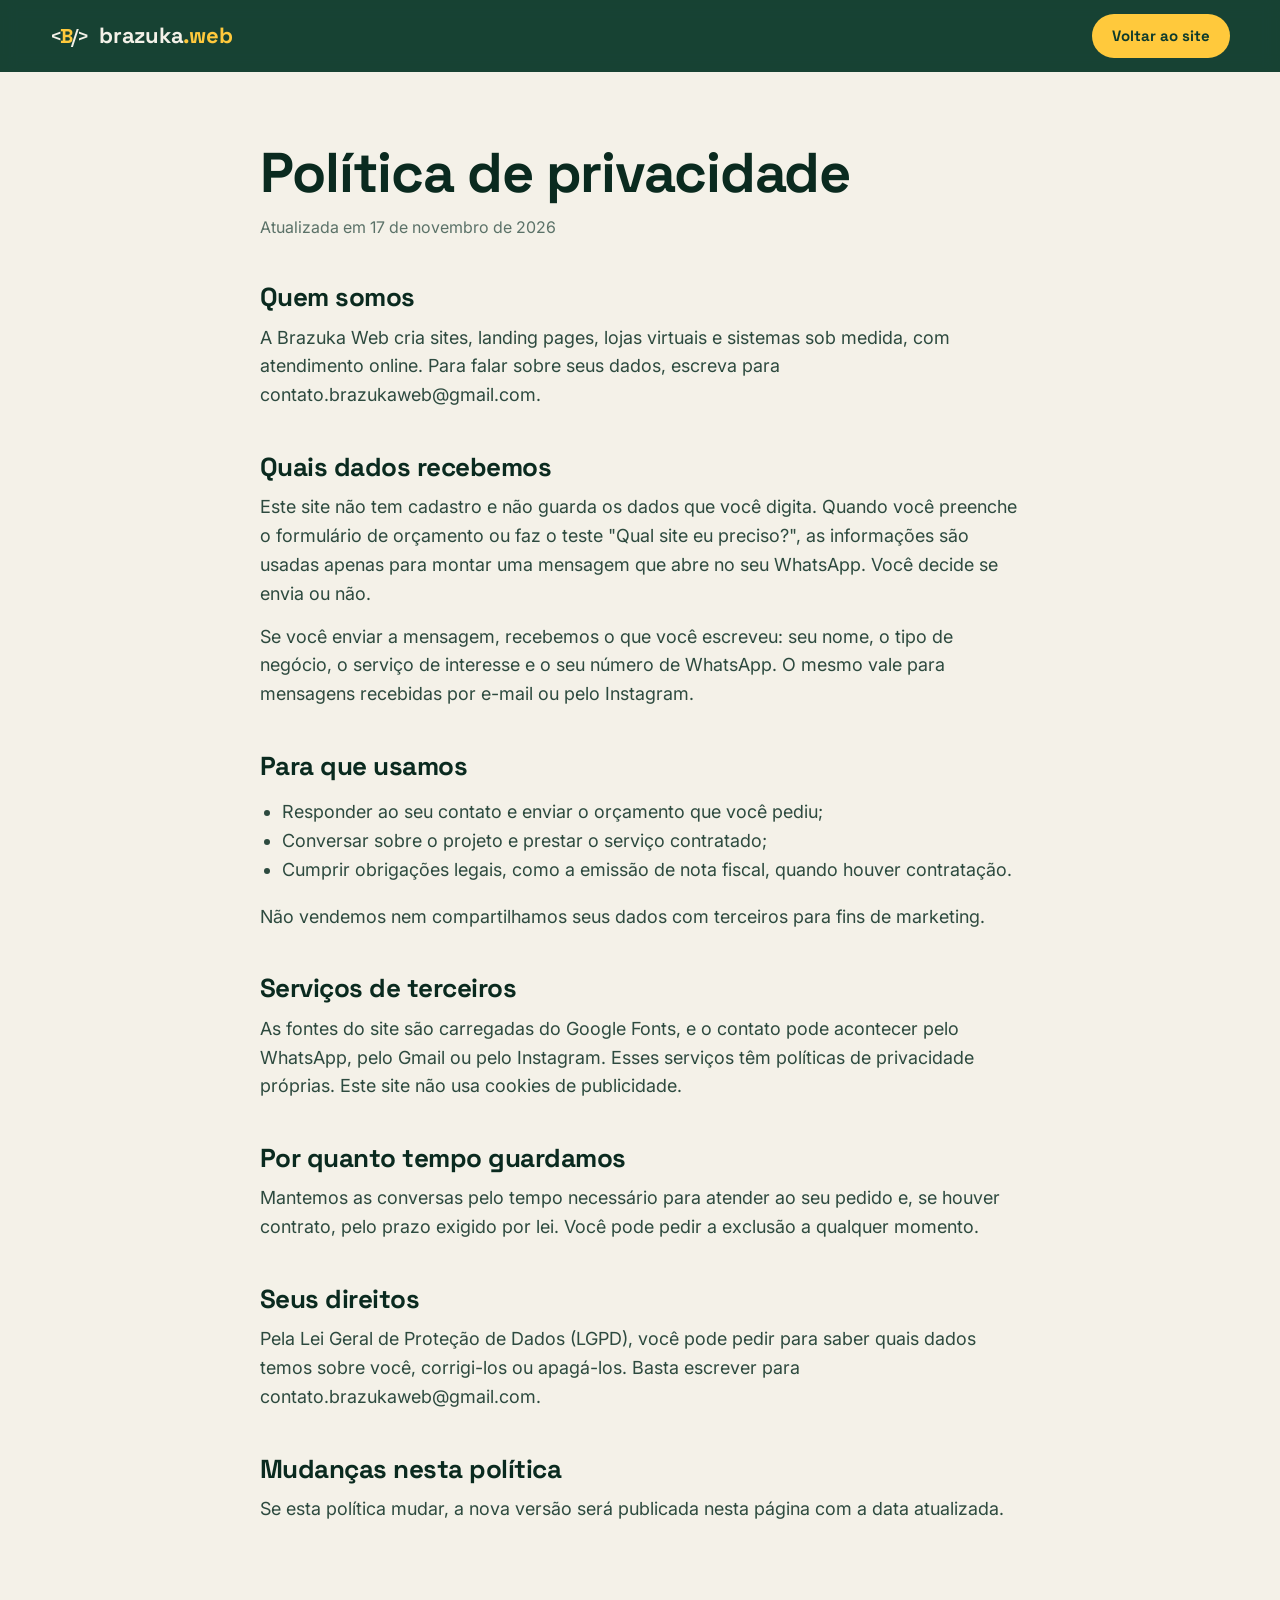
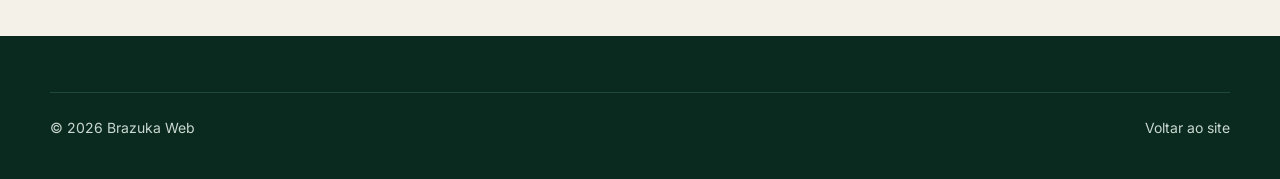
<file: politica-de-privacidade.html>
<!DOCTYPE html>
<html lang="pt-BR">
<head>
<meta charset="utf-8">
<meta name="viewport" content="width=device-width, initial-scale=1">
<title>Política de privacidade — Brazuka Web</title>
<meta name="description" content="Como a Brazuka Web trata os dados de quem visita o site e pede orçamento.">
<meta name="theme-color" content="#0E3B2C">
<link rel="canonical" href="https://brazukaweb.com.br/politica-de-privacidade.html">
<link rel="icon" href="data:image/svg+xml,%3Csvg xmlns='http://www.w3.org/2000/svg' viewBox='0 0 64 64'%3E%3Crect width='64' height='64' rx='14' fill='%230E3B2C'/%3E%3Ctext x='32' y='44' text-anchor='middle' font-family='Arial,sans-serif' font-weight='700' font-size='34' fill='%23FFC93C'%3EB%3C/text%3E%3C/svg%3E">
<link rel="preconnect" href="https://fonts.googleapis.com">
<link rel="preconnect" href="https://fonts.gstatic.com" crossorigin>
<link href="https://fonts.googleapis.com/css2?family=Inter:wght@400;500;600&family=Space+Grotesk:wght@500;700&display=swap" rel="stylesheet">
<link rel="stylesheet" href="assets/style.css">
</head>
<body>
<header class="topo">
  <div class="wrap">
    <a class="marca" href="index.html" aria-label="Brazuka Web, voltar ao início">
      <span class="tag" aria-hidden="true">&lt;<b>B</b>/&gt;</span>
      <span>brazuka<span class="amarelo">.web</span></span>
    </a>
    <a class="btn btn-amarelo" href="index.html">Voltar ao site</a>
  </div>
</header>
<main class="wrap texto-longo">
  <h1>Política de privacidade</h1>
  <p class="data">Atualizada em 17 de novembro de 2026</p>

  <h2>Quem somos</h2>
  <p>A Brazuka Web cria sites, landing pages, lojas virtuais e sistemas sob medida, com atendimento online. Para falar sobre seus dados, escreva para contato.brazukaweb@gmail.com.</p>

  <h2>Quais dados recebemos</h2>
  <p>Este site não tem cadastro e não guarda os dados que você digita. Quando você preenche o formulário de orçamento ou faz o teste "Qual site eu preciso?", as informações são usadas apenas para montar uma mensagem que abre no seu WhatsApp. Você decide se envia ou não.</p>
  <p>Se você enviar a mensagem, recebemos o que você escreveu: seu nome, o tipo de negócio, o serviço de interesse e o seu número de WhatsApp. O mesmo vale para mensagens recebidas por e-mail ou pelo Instagram.</p>

  <h2>Para que usamos</h2>
  <ul>
    <li>Responder ao seu contato e enviar o orçamento que você pediu;</li>
    <li>Conversar sobre o projeto e prestar o serviço contratado;</li>
    <li>Cumprir obrigações legais, como a emissão de nota fiscal, quando houver contratação.</li>
  </ul>
  <p>Não vendemos nem compartilhamos seus dados com terceiros para fins de marketing.</p>

  <h2>Serviços de terceiros</h2>
  <p>As fontes do site são carregadas do Google Fonts, e o contato pode acontecer pelo WhatsApp, pelo Gmail ou pelo Instagram. Esses serviços têm políticas de privacidade próprias. Este site não usa cookies de publicidade.</p>

  <h2>Por quanto tempo guardamos</h2>
  <p>Mantemos as conversas pelo tempo necessário para atender ao seu pedido e, se houver contrato, pelo prazo exigido por lei. Você pode pedir a exclusão a qualquer momento.</p>

  <h2>Seus direitos</h2>
  <p>Pela Lei Geral de Proteção de Dados (LGPD), você pode pedir para saber quais dados temos sobre você, corrigi-los ou apagá-los. Basta escrever para contato.brazukaweb@gmail.com.</p>

  <h2>Mudanças nesta política</h2>
  <p>Se esta política mudar, a nova versão será publicada nesta página com a data atualizada.</p>
</main>
<footer class="rodape">
  <div class="wrap">
    <div class="base">
      <span>© 2026 Brazuka Web</span>
      <a href="index.html">Voltar ao site</a>
    </div>
  </div>
</footer>
</body>
</html>
</file>
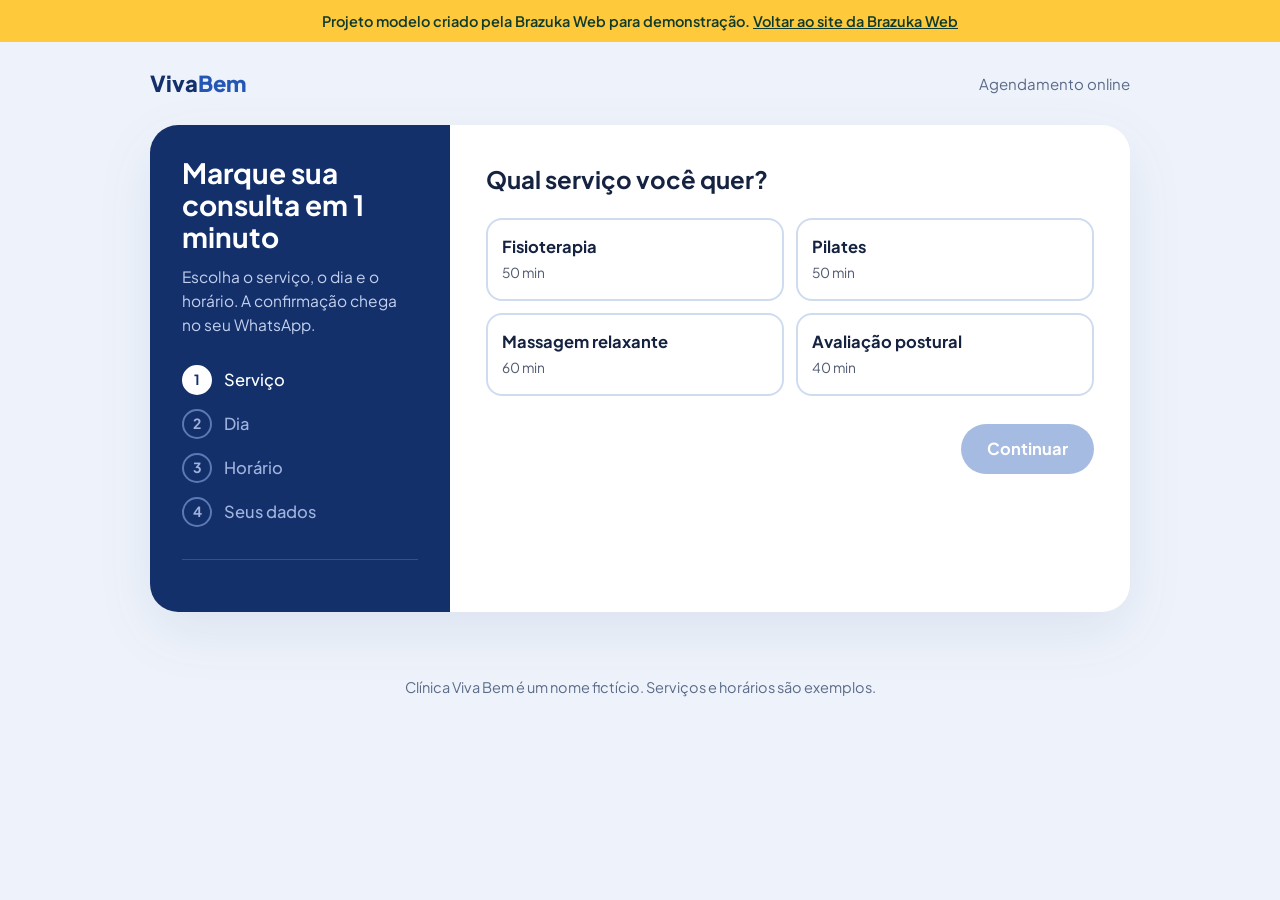
<file: projetos/agenda.html>
<!DOCTYPE html>
<html lang="pt-BR">
<head>
<meta charset="utf-8">
<meta name="viewport" content="width=device-width, initial-scale=1">
<title>Clínica Viva Bem — agendamento online, projeto modelo da Brazuka Web</title>
<meta name="robots" content="noindex">
<link rel="preconnect" href="https://fonts.googleapis.com">
<link rel="preconnect" href="https://fonts.gstatic.com" crossorigin>
<link href="https://fonts.googleapis.com/css2?family=Plus+Jakarta+Sans:wght@500;700;800&display=swap" rel="stylesheet">
<style>
:root{--azul:#2456b5;--azul2:#14306b;--ceu:#eef3fb;--linha:#cfdcf0;--tinta:#152240;--cinza:#5a6a88;--verde:#1d8a5b}
*{box-sizing:border-box}
body{margin:0;background:var(--ceu);color:var(--tinta);font-family:'Plus Jakarta Sans',system-ui,sans-serif;font-size:16.5px;line-height:1.55}
button,input{font:inherit}
:focus-visible{outline:3px solid var(--azul);outline-offset:3px}
.faixa{background:#FFC93C;color:#0E3B2C;font-size:14.5px;font-weight:600;text-align:center;padding:10px 16px}
.faixa a{color:#0E3B2C}
.wrap{width:min(100% - 32px,980px);margin-inline:auto}
header{padding:24px 0;display:flex;justify-content:space-between;align-items:center}
.logo{font-weight:800;font-size:22px;color:var(--azul2)}
.logo span{color:var(--azul)}
.app{background:#fff;border-radius:28px;box-shadow:0 20px 60px rgba(20,48,107,.08);display:grid;grid-template-columns:300px 1fr;overflow:hidden;margin-bottom:64px}
.lado{background:var(--azul2);color:#fff;padding:32px}
.lado h1{font-size:28px;line-height:1.15;margin:0 0 12px}
.lado p{color:#c3d1ee;margin:0 0 28px;font-size:15.5px}
.passos{list-style:none;margin:0;padding:0;display:grid;gap:14px}
.passos li{display:flex;gap:12px;align-items:center;color:#9fb3dd;font-weight:500}
.passos li i{width:30px;height:30px;border-radius:50%;border:2px solid #5d79b5;display:grid;place-items:center;font-style:normal;font-size:14px;font-weight:700;flex-shrink:0}
.passos li.atual{color:#fff}.passos li.atual i{border-color:#fff;background:#fff;color:var(--azul2)}
.passos li.feito{color:#c3d1ee}.passos li.feito i{background:var(--azul);border-color:var(--azul);color:#fff}
.resumo{margin-top:32px;padding-top:20px;border-top:1px solid #34508e;font-size:15px;color:#c3d1ee;display:grid;gap:6px}
.resumo b{color:#fff}
.corpo{padding:36px}
.corpo h2{font-size:24px;margin:0 0 20px}
.grade{display:grid;gap:12px}
.servicos{grid-template-columns:repeat(2,minmax(0,1fr))}
.dias{grid-template-columns:repeat(6,minmax(0,1fr))}
.horas{grid-template-columns:repeat(4,minmax(0,1fr))}
.op{border:2px solid var(--linha);background:#fff;border-radius:16px;padding:14px;text-align:left;cursor:pointer;color:var(--tinta);min-height:48px}
.op:hover:not(:disabled){border-color:var(--azul)}
.op[aria-pressed="true"]{border-color:var(--azul);background:var(--azul);color:#fff}
.op:disabled{opacity:.35;cursor:not-allowed;text-decoration:line-through}
.op b{display:block;font-size:16.5px}.op small{color:inherit;opacity:.75}
.dias .op,.horas .op{text-align:center;padding:10px 6px}
.dias .op b{font-size:22px}
.campo{display:grid;gap:8px;margin-bottom:16px}
.campo label{font-weight:700;font-size:15px}
.campo input{border:2px solid var(--linha);border-radius:12px;padding:12px 14px;font-size:16px}
.campo input:focus{outline:none;border-color:var(--azul)}
.acoes{display:flex;justify-content:space-between;gap:12px;margin-top:28px}
.btn{border:0;border-radius:999px;min-height:50px;padding:0 26px;font-weight:700;cursor:pointer;background:var(--azul);color:#fff}
.btn:disabled{opacity:.4;cursor:not-allowed}
.btn.sec{background:var(--ceu);color:var(--azul2)}
.ok{text-align:center;padding:32px 8px}
.ok .sel{width:72px;height:72px;border-radius:50%;background:var(--verde);display:grid;place-items:center;margin:0 auto 20px}
.ok .sel svg{width:36px;height:36px;color:#fff}
.ok p{color:var(--cinza);max-width:42ch;margin:12px auto 0}
.erro{color:#b3261e;font-weight:600;font-size:15px;min-height:22px}
footer{color:var(--cinza);font-size:14.5px;text-align:center;padding-bottom:40px}
@media (max-width:820px){.app{grid-template-columns:1fr}.lado{padding:24px}.lado .resumo{display:none}.corpo{padding:24px}.dias{grid-template-columns:repeat(3,minmax(0,1fr))}.horas{grid-template-columns:repeat(3,minmax(0,1fr))}.servicos{grid-template-columns:1fr}}
</style>
</head>
<body>
<div class="faixa">Projeto modelo criado pela Brazuka Web para demonstração. <a href="../index.html#projetos">Voltar ao site da Brazuka Web</a></div>
<div class="wrap">
  <header><span class="logo">Viva<span>Bem</span></span><span style="color:var(--cinza);font-size:15px">Agendamento online</span></header>
  <div class="app">
    <aside class="lado">
      <h1>Marque sua consulta em 1 minuto</h1>
      <p>Escolha o serviço, o dia e o horário. A confirmação chega no seu WhatsApp.</p>
      <ol class="passos" id="passos"></ol>
      <div class="resumo" id="resumo"></div>
    </aside>
    <section class="corpo" id="corpo" aria-live="polite"></section>
  </div>
  <footer>Clínica Viva Bem é um nome fictício. Serviços e horários são exemplos.</footer>
</div>
<script>
var servicos=[{n:'Fisioterapia',d:'50 min'},{n:'Pilates',d:'50 min'},{n:'Massagem relaxante',d:'60 min'},{n:'Avaliação postural',d:'40 min'}];
var horas=['08:00','09:00','10:00','11:00','14:00','15:00','16:00','17:00'];
var etapas=['Serviço','Dia','Horário','Seus dados'];
var estado={passo:0,servico:null,dia:null,hora:null,nome:'',zap:''};
var semana=['dom','seg','ter','qua','qui','sex','sáb'];
function proximosDias(){var r=[],d=new Date();while(r.length<6){d.setDate(d.getDate()+1);if(d.getDay()!==0)r.push(new Date(d))}return r}
var dias=proximosDias();
function ocupado(i,h){return ((i*7+horas.indexOf(h)*3)%5)===0}
function fmt(d){return semana[d.getDay()]+', '+d.getDate()+'/'+(d.getMonth()+1)}
function lateral(){var p=document.getElementById('passos');p.innerHTML='';etapas.forEach(function(e,i){var li=document.createElement('li');li.className=i<estado.passo?'feito':(i===estado.passo?'atual':'');li.innerHTML='<i>'+(i<estado.passo?'✓':i+1)+'</i>'+e;p.appendChild(li)});var r=document.getElementById('resumo');r.innerHTML=(estado.servico?'<span>Serviço: <b>'+estado.servico+'</b></span>':'')+(estado.dia!==null?'<span>Dia: <b>'+fmt(dias[estado.dia])+'</b></span>':'')+(estado.hora?'<span>Horário: <b>'+estado.hora+'</b></span>':'')}
function botao(html,ativo,on,des){var b=document.createElement('button');b.type='button';b.className='op';b.innerHTML=html;b.setAttribute('aria-pressed',!!ativo);if(des)b.disabled=true;b.onclick=on;return b}
function render(){lateral();var c=document.getElementById('corpo');c.innerHTML='';
 if(estado.passo===4){c.innerHTML='<div class="ok"><div class="sel"><svg viewBox="0 0 24 24" aria-hidden="true"><path fill="none" stroke="currentColor" stroke-width="2.5" stroke-linecap="round" stroke-linejoin="round" d="m5 12.5 4.5 4.5L19 7.5"/></svg></div><h2>Consulta agendada!</h2><p>'+estado.nome.split(' ')[0]+', sua '+estado.servico.toLowerCase()+' está marcada para '+fmt(dias[estado.dia])+' às '+estado.hora+'. No sistema de verdade, a confirmação e o lembrete chegariam no seu WhatsApp e a clínica veria o horário na agenda dela.</p><div class="acoes" style="justify-content:center"><button class="btn sec" id="novo">Fazer outro agendamento</button></div></div>';document.getElementById('novo').onclick=function(){estado={passo:0,servico:null,dia:null,hora:null,nome:'',zap:''};render()};return}
 var h=document.createElement('h2');h.textContent=['Qual serviço você quer?','Escolha o dia','Escolha o horário','Para quem é a consulta?'][estado.passo];c.appendChild(h);
 var g=document.createElement('div');
 if(estado.passo===0){g.className='grade servicos';servicos.forEach(function(s){g.appendChild(botao('<b>'+s.n+'</b><small>'+s.d+'</small>',estado.servico===s.n,function(){estado.servico=s.n;render()}))})}
 if(estado.passo===1){g.className='grade dias';dias.forEach(function(d,i){g.appendChild(botao('<small>'+semana[d.getDay()]+'</small><b>'+d.getDate()+'</b>',estado.dia===i,function(){estado.dia=i;estado.hora=null;render()}))})}
 if(estado.passo===2){g.className='grade horas';horas.forEach(function(x){g.appendChild(botao('<b>'+x+'</b>',estado.hora===x,function(){estado.hora=x;render()},ocupado(estado.dia,x)))});var leg=document.createElement('p');leg.style.cssText='color:var(--cinza);font-size:14.5px;margin:16px 0 0';leg.textContent='Horários riscados já estão ocupados.';c.appendChild(g);c.appendChild(leg);g=null}
 if(estado.passo===3){g.innerHTML='<div class="campo"><label for="nome">Nome completo</label><input id="nome" autocomplete="name" value="'+estado.nome+'"></div><div class="campo"><label for="zap">WhatsApp</label><input id="zap" inputmode="tel" placeholder="(21) 90000-0000" value="'+estado.zap+'"></div><p class="erro" id="erro" role="alert"></p>'}
 if(g)c.appendChild(g);
 var a=document.createElement('div');a.className='acoes';
 var v=document.createElement('button');v.className='btn sec';v.textContent='Voltar';v.style.visibility=estado.passo?'visible':'hidden';v.onclick=function(){estado.passo--;render()};
 var n=document.createElement('button');n.className='btn';n.textContent=estado.passo===3?'Confirmar agendamento':'Continuar';
 n.disabled=(estado.passo===0&&!estado.servico)||(estado.passo===1&&estado.dia===null)||(estado.passo===2&&!estado.hora);
 n.onclick=function(){if(estado.passo===3){estado.nome=document.getElementById('nome').value.trim();estado.zap=document.getElementById('zap').value.trim();if(!estado.nome||estado.zap.replace(/\D/g,'').length<10){document.getElementById('erro').textContent='Preencha seu nome e um WhatsApp com DDD.';return}}estado.passo++;render();var f=document.querySelector('#corpo button, #corpo input');if(f)f.focus()};
 a.appendChild(v);a.appendChild(n);c.appendChild(a)}
render();
</script>
</body>
</html>
</file>
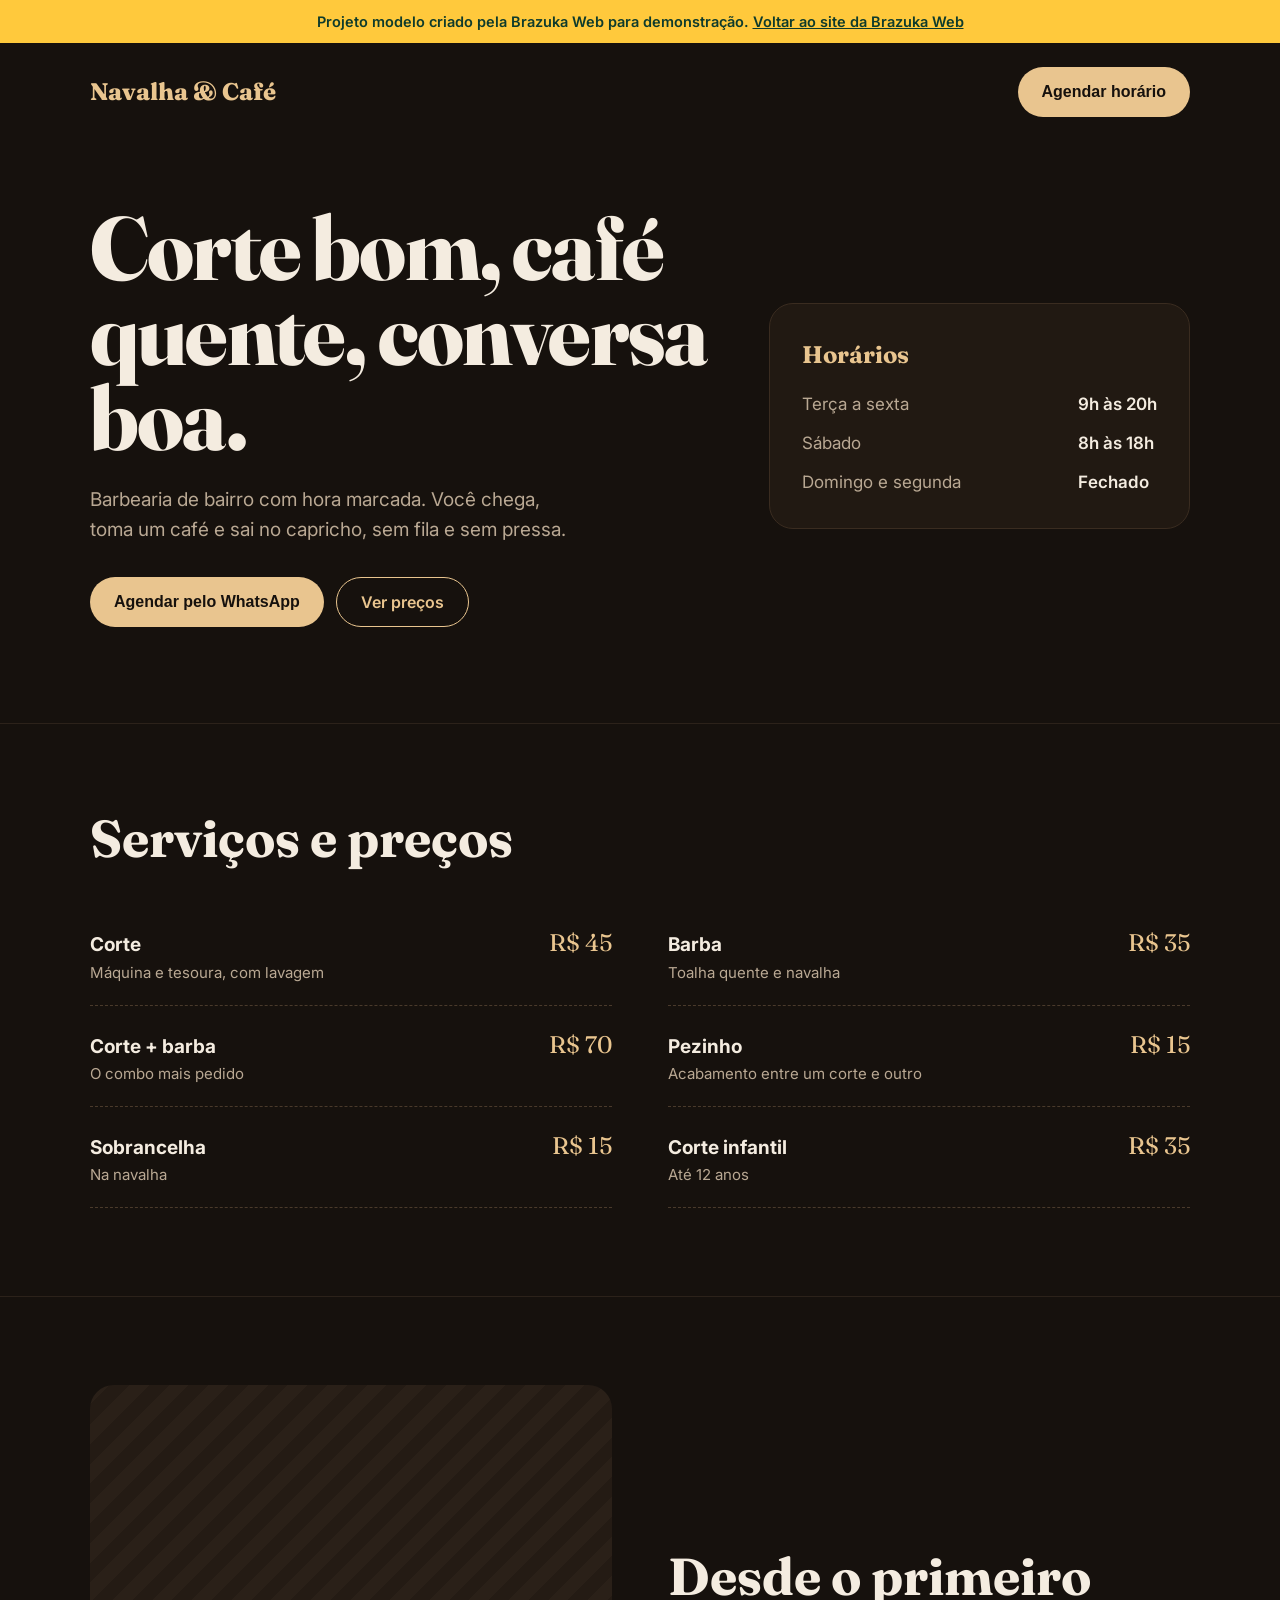
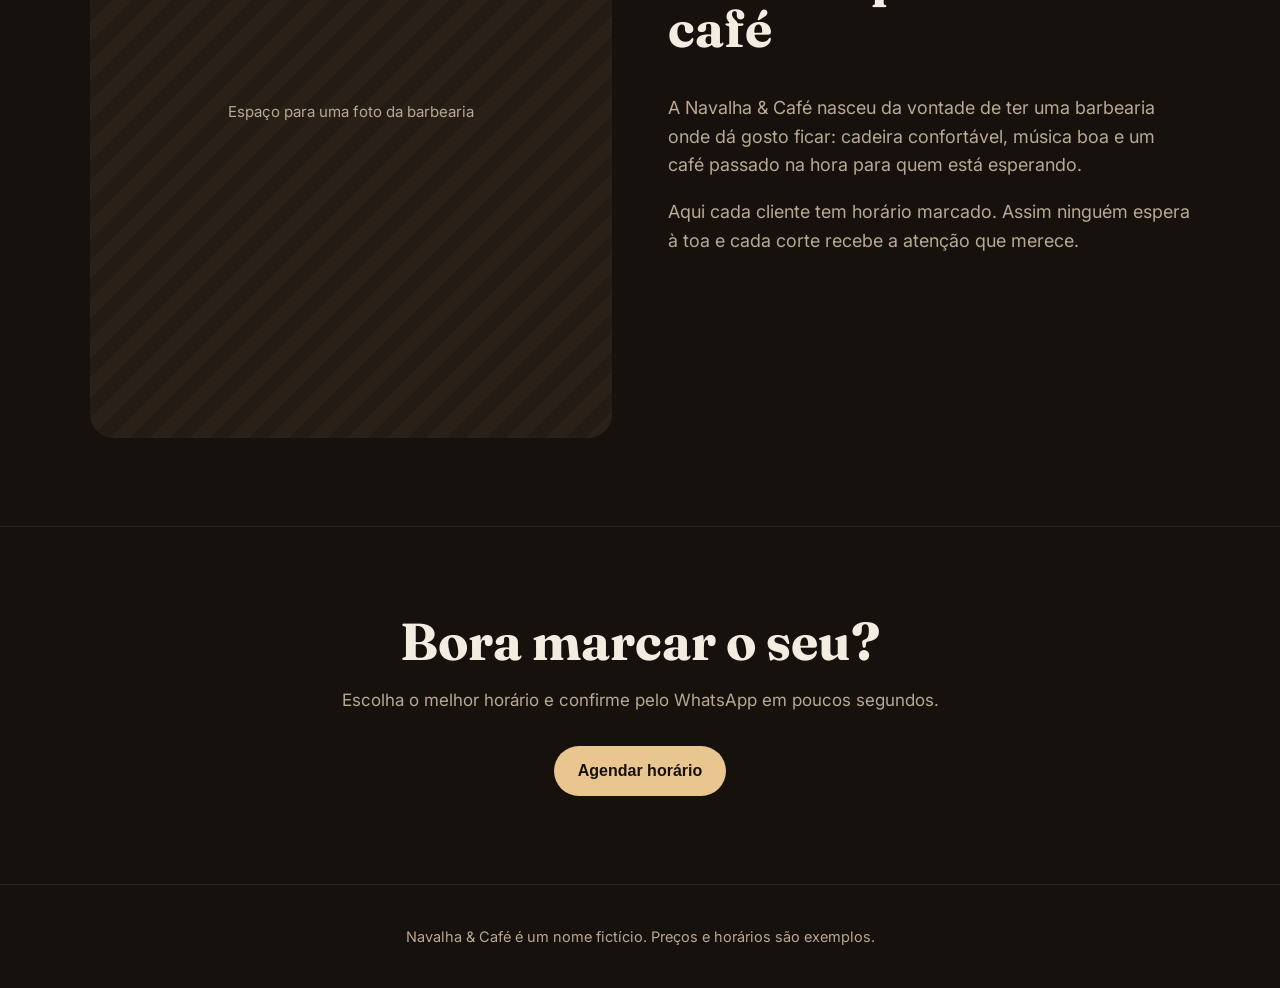
<file: projetos/barbearia.html>
<!DOCTYPE html>
<html lang="pt-BR">
<head>
<meta charset="utf-8">
<meta name="viewport" content="width=device-width, initial-scale=1">
<title>Navalha &amp; Café — projeto modelo da Brazuka Web</title>
<meta name="robots" content="noindex">
<link rel="preconnect" href="https://fonts.googleapis.com">
<link rel="preconnect" href="https://fonts.gstatic.com" crossorigin>
<link href="https://fonts.googleapis.com/css2?family=Fraunces:opsz,wght@9..144,600;9..144,800&family=Inter:wght@400;500;600&display=swap" rel="stylesheet">
<style>
:root{--fundo:#16110d;--fundo2:#211912;--ouro:#e9c58f;--ouro2:#f3dcb4;--creme:#f4ece0;--cinza:#b9a893}
*{box-sizing:border-box}
body{margin:0;background:var(--fundo);color:var(--creme);font-family:Inter,system-ui,sans-serif;font-size:17px;line-height:1.6}
a{color:inherit}
:focus-visible{outline:3px solid var(--ouro);outline-offset:3px}
.faixa{background:#FFC93C;color:#0E3B2C;font-size:14.5px;font-weight:600;text-align:center;padding:10px 16px}
.faixa a{color:#0E3B2C}
.wrap{width:min(100% - 40px,1100px);margin-inline:auto}
header{display:flex;justify-content:space-between;align-items:center;padding:24px 0}
.logo{font-family:Fraunces,serif;font-weight:800;font-size:24px;color:var(--ouro)}
.btn{display:inline-flex;align-items:center;justify-content:center;min-height:50px;padding:0 24px;border-radius:999px;background:var(--ouro);color:var(--fundo);font-weight:600;border:0;font-size:16px;cursor:pointer;text-decoration:none}
.btn:hover{background:var(--ouro2)}
.btn.linha{background:transparent;color:var(--ouro);border:1.5px solid var(--ouro)}
.hero{padding:64px 0 96px;display:grid;grid-template-columns:1.2fr .8fr;gap:48px;align-items:center}
.hero h1{font-family:Fraunces,serif;font-weight:800;font-size:clamp(46px,7vw,92px);line-height:.95;margin:0;letter-spacing:-.02em}
.hero p{color:var(--cinza);font-size:19px;max-width:40ch;margin:24px 0 32px}
.hero .acoes{display:flex;gap:12px;flex-wrap:wrap}
.horario{background:var(--fundo2);border:1px solid #3a2c20;border-radius:24px;padding:32px}
.horario h2{font-family:Fraunces,serif;font-size:24px;margin:0 0 16px;color:var(--ouro)}
.horario dl{margin:0;display:grid;grid-template-columns:1fr auto;gap:12px 24px}
.horario dt{color:var(--cinza)}.horario dd{margin:0;font-weight:600}
section{padding:88px 0;border-top:1px solid #2c221a}
section h2.t{font-family:Fraunces,serif;font-size:clamp(34px,4.5vw,52px);margin:0 0 40px;line-height:1}
.precos{display:grid;grid-template-columns:repeat(2,minmax(0,1fr));gap:0 56px}
.item{display:flex;justify-content:space-between;align-items:baseline;gap:16px;padding:20px 0;border-bottom:1px dashed #4a3a2b}
.item b{font-size:19px}.item span{display:block;color:var(--cinza);font-size:15px}
.item em{font-style:normal;font-family:Fraunces,serif;font-size:24px;color:var(--ouro);white-space:nowrap}
.sobre{display:grid;grid-template-columns:1fr 1fr;gap:56px;align-items:center}
.foto{aspect-ratio:4/5;border-radius:24px;background:repeating-linear-gradient(135deg,#2a2018 0 14px,#241b14 14px 28px);display:grid;place-items:center;color:var(--cinza);font-size:15px;text-align:center;padding:20px}
.sobre p{color:var(--cinza);font-size:18px}
.sobre p+p{margin-top:16px}
.depo{color:var(--cinza)}
.final{text-align:center}
.final p{color:var(--cinza);margin:-20px 0 32px}
footer{padding:40px 0;color:var(--cinza);font-size:14.5px;border-top:1px solid #2c221a;text-align:center}
.aviso{position:fixed;left:50%;bottom:24px;transform:translate(-50%,20px);background:var(--creme);color:var(--fundo);padding:14px 20px;border-radius:14px;font-weight:600;font-size:15px;opacity:0;pointer-events:none;transition:.25s;max-width:calc(100% - 32px);text-align:center}
.aviso.on{opacity:1;transform:translate(-50%,0)}
@media (max-width:820px){.hero,.sobre{grid-template-columns:1fr}.precos{grid-template-columns:1fr}.hero{padding:40px 0 72px}}
</style>
</head>
<body>
<div class="faixa">Projeto modelo criado pela Brazuka Web para demonstração. <a href="../index.html#projetos">Voltar ao site da Brazuka Web</a></div>
<div class="wrap">
  <header>
    <span class="logo">Navalha &amp; Café</span>
    <button class="btn demo">Agendar horário</button>
  </header>
  <div class="hero">
    <div>
      <h1>Corte bom, café quente, conversa boa.</h1>
      <p>Barbearia de bairro com hora marcada. Você chega, toma um café e sai no capricho, sem fila e sem pressa.</p>
      <div class="acoes"><button class="btn demo">Agendar pelo WhatsApp</button><a class="btn linha" href="#precos">Ver preços</a></div>
    </div>
    <aside class="horario" aria-label="Horário de funcionamento">
      <h2>Horários</h2>
      <dl>
        <dt>Terça a sexta</dt><dd>9h às 20h</dd>
        <dt>Sábado</dt><dd>8h às 18h</dd>
        <dt>Domingo e segunda</dt><dd>Fechado</dd>
      </dl>
    </aside>
  </div>
</div>
<section id="precos">
  <div class="wrap">
    <h2 class="t">Serviços e preços</h2>
    <div class="precos">
      <div class="item"><div><b>Corte</b><span>Máquina e tesoura, com lavagem</span></div><em>R$ 45</em></div>
      <div class="item"><div><b>Barba</b><span>Toalha quente e navalha</span></div><em>R$ 35</em></div>
      <div class="item"><div><b>Corte + barba</b><span>O combo mais pedido</span></div><em>R$ 70</em></div>
      <div class="item"><div><b>Pezinho</b><span>Acabamento entre um corte e outro</span></div><em>R$ 15</em></div>
      <div class="item"><div><b>Sobrancelha</b><span>Na navalha</span></div><em>R$ 15</em></div>
      <div class="item"><div><b>Corte infantil</b><span>Até 12 anos</span></div><em>R$ 35</em></div>
    </div>
  </div>
</section>
<section>
  <div class="wrap sobre">
    <div class="foto">Espaço para uma foto da barbearia</div>
    <div>
      <h2 class="t">Desde o primeiro café</h2>
      <p>A Navalha &amp; Café nasceu da vontade de ter uma barbearia onde dá gosto ficar: cadeira confortável, música boa e um café passado na hora para quem está esperando.</p>
      <p>Aqui cada cliente tem horário marcado. Assim ninguém espera à toa e cada corte recebe a atenção que merece.</p>
    </div>
  </div>
</section>
<section class="final">
  <div class="wrap">
    <h2 class="t">Bora marcar o seu?</h2>
    <p>Escolha o melhor horário e confirme pelo WhatsApp em poucos segundos.</p>
    <button class="btn demo">Agendar horário</button>
  </div>
</section>
<footer>Navalha &amp; Café é um nome fictício. Preços e horários são exemplos.</footer>
<div class="aviso" id="aviso" role="status"></div>
<script>
document.querySelectorAll('.demo').forEach(function(b){b.addEventListener('click',function(){var a=document.getElementById('aviso');a.textContent='No site de verdade, este botão abriria o WhatsApp da barbearia com a mensagem pronta.';a.classList.add('on');clearTimeout(window.__t);window.__t=setTimeout(function(){a.classList.remove('on')},3200);});});
</script>
</body>
</html>
</file>
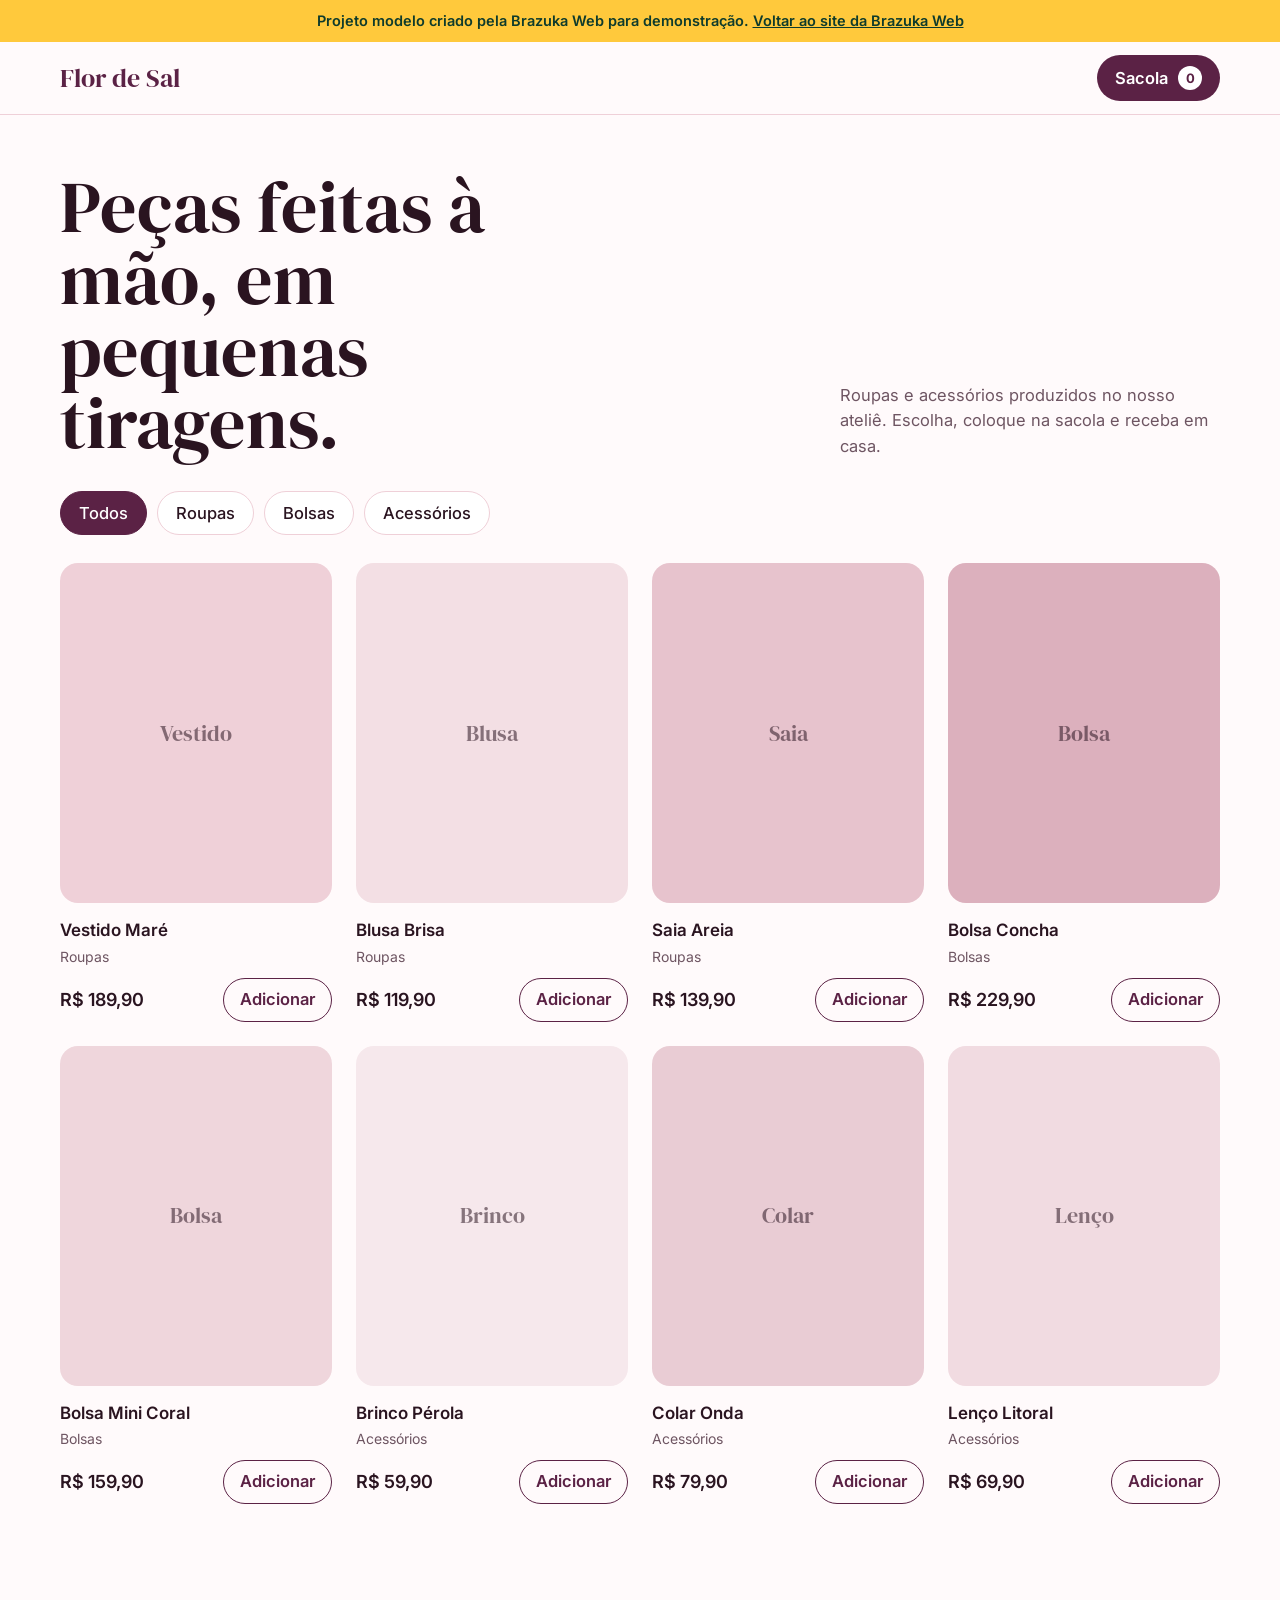
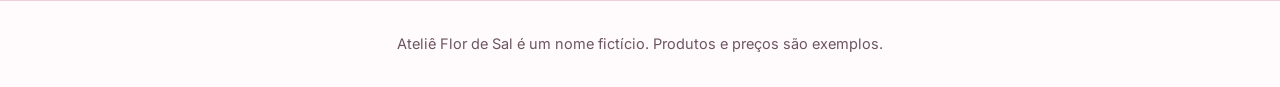
<file: projetos/loja.html>
<!DOCTYPE html>
<html lang="pt-BR">
<head>
<meta charset="utf-8">
<meta name="viewport" content="width=device-width, initial-scale=1">
<title>Ateliê Flor de Sal — projeto modelo da Brazuka Web</title>
<meta name="robots" content="noindex">
<link rel="preconnect" href="https://fonts.googleapis.com">
<link rel="preconnect" href="https://fonts.gstatic.com" crossorigin>
<link href="https://fonts.googleapis.com/css2?family=DM+Serif+Display&family=Inter:wght@400;500;600&display=swap" rel="stylesheet">
<style>
:root{--ameixa:#5b2245;--ameixa2:#7a3560;--rosa:#f7e6ea;--rosa2:#efd0d8;--tinta:#2a1420;--cinza:#6e5562}
*{box-sizing:border-box}
body{margin:0;background:#fffafb;color:var(--tinta);font-family:Inter,system-ui,sans-serif;font-size:16.5px;line-height:1.55}
button{font:inherit}
:focus-visible{outline:3px solid var(--ameixa2);outline-offset:3px}
.faixa{background:#FFC93C;color:#0E3B2C;font-size:14.5px;font-weight:600;text-align:center;padding:10px 16px}
.faixa a{color:#0E3B2C}
.wrap{width:min(100% - 40px,1160px);margin-inline:auto}
header{position:sticky;top:0;background:rgba(255,250,251,.95);backdrop-filter:blur(6px);border-bottom:1px solid var(--rosa2);z-index:10}
header .wrap{display:flex;justify-content:space-between;align-items:center;min-height:72px}
.logo{font-family:'DM Serif Display',serif;font-size:26px;color:var(--ameixa)}
.sacola{display:flex;align-items:center;gap:10px;background:var(--ameixa);color:#fff;border:0;border-radius:999px;min-height:46px;padding:0 18px;font-weight:600;cursor:pointer}
.sacola b{background:#fff;color:var(--ameixa);border-radius:999px;min-width:24px;height:24px;display:grid;place-items:center;font-size:13px;padding:0 6px}
.topo{padding:56px 0 32px;display:flex;justify-content:space-between;align-items:end;gap:24px;flex-wrap:wrap}
.topo h1{font-family:'DM Serif Display',serif;font-weight:400;font-size:clamp(40px,6vw,72px);line-height:1;margin:0;max-width:14ch}
.topo p{color:var(--cinza);max-width:38ch;margin:0}
.filtros{display:flex;gap:10px;flex-wrap:wrap;padding-bottom:28px}
.filtro{border:1.5px solid var(--rosa2);background:#fff;color:var(--tinta);border-radius:999px;min-height:44px;padding:0 18px;cursor:pointer;font-weight:500}
.filtro[aria-pressed="true"]{background:var(--ameixa);border-color:var(--ameixa);color:#fff}
.grade{display:grid;grid-template-columns:repeat(4,minmax(0,1fr));gap:24px;padding-bottom:96px}
.prod{display:flex;flex-direction:column}
.prod .img{aspect-ratio:4/5;border-radius:18px;display:grid;place-items:center;font-family:'DM Serif Display',serif;font-size:22px;color:rgba(42,20,32,.55)}
.prod h2{font-size:17px;font-weight:600;margin:14px 0 2px}
.prod .cat{color:var(--cinza);font-size:14px}
.prod .linha{display:flex;justify-content:space-between;align-items:center;margin-top:10px;gap:8px}
.prod .preco{font-weight:600;font-size:18px}
.add{border:1.5px solid var(--ameixa);background:transparent;color:var(--ameixa);border-radius:999px;min-height:44px;padding:0 16px;font-weight:600;cursor:pointer}
.add:hover{background:var(--ameixa);color:#fff}
.painel{position:fixed;inset:0;background:rgba(42,20,32,.4);display:none;z-index:20}
.painel.aberto{display:block}
.gaveta{position:absolute;right:0;top:0;bottom:0;width:min(420px,100%);background:#fff;padding:28px;display:flex;flex-direction:column}
.gaveta h2{font-family:'DM Serif Display',serif;font-weight:400;font-size:30px;margin:0}
.fechar{position:absolute;right:16px;top:16px;width:44px;height:44px;border-radius:50%;border:0;background:var(--rosa);cursor:pointer;font-size:22px;color:var(--ameixa)}
.itens{flex:1;overflow:auto;margin:20px 0;list-style:none;padding:0}
.itens li{display:flex;justify-content:space-between;align-items:center;gap:12px;padding:14px 0;border-bottom:1px solid var(--rosa)}
.itens .qtd{display:flex;align-items:center;gap:6px}
.itens .qtd button{width:34px;height:34px;border-radius:50%;border:1.5px solid var(--rosa2);background:#fff;cursor:pointer}
.vazio{color:var(--cinza);margin-top:24px}
.total{display:flex;justify-content:space-between;font-size:20px;font-weight:600;padding:16px 0}
.finalizar{background:var(--ameixa);color:#fff;border:0;border-radius:999px;min-height:54px;font-weight:600;font-size:17px;cursor:pointer}
.finalizar:disabled{opacity:.4;cursor:not-allowed}
.msg{color:var(--ameixa2);font-weight:600;min-height:24px;margin-top:12px}
footer{border-top:1px solid var(--rosa2);padding:32px 0;color:var(--cinza);font-size:14.5px;text-align:center}
@media (max-width:980px){.grade{grid-template-columns:repeat(2,minmax(0,1fr));gap:20px}}
@media (max-width:600px){.prod .linha{flex-direction:column;align-items:stretch}.add{width:100%}}
</style>
</head>
<body>
<div class="faixa">Projeto modelo criado pela Brazuka Web para demonstração. <a href="../index.html#projetos">Voltar ao site da Brazuka Web</a></div>
<header>
  <div class="wrap">
    <span class="logo">Flor de Sal</span>
    <button class="sacola" id="abrir" aria-haspopup="dialog">Sacola <b id="contador">0</b></button>
  </div>
</header>
<main class="wrap">
  <div class="topo">
    <h1>Peças feitas à mão, em pequenas tiragens.</h1>
    <p>Roupas e acessórios produzidos no nosso ateliê. Escolha, coloque na sacola e receba em casa.</p>
  </div>
  <div class="filtros" role="group" aria-label="Filtrar por categoria" id="filtros"></div>
  <div class="grade" id="grade"></div>
</main>
<footer>Ateliê Flor de Sal é um nome fictício. Produtos e preços são exemplos.</footer>
<div class="painel" id="painel">
  <div class="gaveta" role="dialog" aria-modal="true" aria-labelledby="t-sacola">
    <button class="fechar" id="fechar" aria-label="Fechar sacola">×</button>
    <h2 id="t-sacola">Sua sacola</h2>
    <ul class="itens" id="itens"></ul>
    <div class="total"><span>Total</span><span id="total">R$ 0,00</span></div>
    <button class="finalizar" id="finalizar">Finalizar compra</button>
    <p class="msg" id="msg" role="status"></p>
  </div>
</div>
<script>
var produtos=[
 {id:1,nome:'Vestido Maré',cat:'Roupas',preco:189.9,cor:'#efd0d8'},
 {id:2,nome:'Blusa Brisa',cat:'Roupas',preco:119.9,cor:'#f3dfe4'},
 {id:3,nome:'Saia Areia',cat:'Roupas',preco:139.9,cor:'#e7c3cd'},
 {id:4,nome:'Bolsa Concha',cat:'Bolsas',preco:229.9,cor:'#dcb0bd'},
 {id:5,nome:'Bolsa Mini Coral',cat:'Bolsas',preco:159.9,cor:'#efd6dc'},
 {id:6,nome:'Brinco Pérola',cat:'Acessórios',preco:59.9,cor:'#f6e8ec'},
 {id:7,nome:'Colar Onda',cat:'Acessórios',preco:79.9,cor:'#e9ccd4'},
 {id:8,nome:'Lenço Litoral',cat:'Acessórios',preco:69.9,cor:'#f1dbe1'}
];
var sacola={},filtro='Todos';
var brl=function(v){return v.toLocaleString('pt-BR',{style:'currency',currency:'BRL'})};
function filtros(){var cats=['Todos'].concat([...new Set(produtos.map(p=>p.cat))]);var el=document.getElementById('filtros');el.innerHTML='';cats.forEach(function(c){var b=document.createElement('button');b.className='filtro';b.textContent=c;b.setAttribute('aria-pressed',c===filtro);b.onclick=function(){filtro=c;filtros();grade()};el.appendChild(b)})}
function grade(){var el=document.getElementById('grade');el.innerHTML='';produtos.filter(p=>filtro==='Todos'||p.cat===filtro).forEach(function(p){var d=document.createElement('article');d.className='prod';d.innerHTML='<div class="img" style="background:'+p.cor+'" aria-hidden="true">'+p.nome.split(' ')[0]+'</div><h2>'+p.nome+'</h2><span class="cat">'+p.cat+'</span><div class="linha"><span class="preco">'+brl(p.preco)+'</span><button class="add">Adicionar</button></div>';d.querySelector('.add').onclick=function(e){sacola[p.id]=(sacola[p.id]||0)+1;atualizar();e.target.textContent='Adicionado';setTimeout(function(){e.target.textContent='Adicionar'},1200)};el.appendChild(d)})}
function atualizar(){var n=0,t=0,ul=document.getElementById('itens');ul.innerHTML='';Object.keys(sacola).forEach(function(id){var p=produtos.find(x=>x.id==id),q=sacola[id];n+=q;t+=q*p.preco;var li=document.createElement('li');li.innerHTML='<span><b>'+p.nome+'</b><br><small>'+brl(p.preco)+'</small></span><span class="qtd"><button aria-label="Tirar um">−</button><span>'+q+'</span><button aria-label="Adicionar mais um">+</button></span>';var bs=li.querySelectorAll('button');bs[0].onclick=function(){sacola[id]--;if(!sacola[id])delete sacola[id];atualizar()};bs[1].onclick=function(){sacola[id]++;atualizar()};ul.appendChild(li)});if(!n)ul.innerHTML='<li class="vazio">Sua sacola está vazia. Escolha uma peça para começar.</li>';document.getElementById('contador').textContent=n;document.getElementById('total').textContent=brl(t);document.getElementById('finalizar').disabled=!n;document.getElementById('msg').textContent=''}
var painel=document.getElementById('painel');
document.getElementById('abrir').onclick=function(){painel.classList.add('aberto');document.getElementById('fechar').focus()};
document.getElementById('fechar').onclick=function(){painel.classList.remove('aberto');document.getElementById('abrir').focus()};
painel.onclick=function(e){if(e.target===painel){painel.classList.remove('aberto')}};
document.addEventListener('keydown',function(e){if(e.key==='Escape'&&painel.classList.contains('aberto')){painel.classList.remove('aberto');document.getElementById('abrir').focus()}});
document.getElementById('finalizar').onclick=function(){document.getElementById('msg').textContent='No site de verdade, aqui o cliente escolheria o frete e pagaria com Pix ou cartão.'};
filtros();grade();atualizar();
</script>
</body>
</html>
</file>
<file: assets/style.css>
:root{
  --verde:#0E3B2C;
  --verde-2:#15503D;
  --verde-3:#1F6B4F;
  --amarelo:#FFC93C;
  --amarelo-2:#FFE08A;
  --papel:#F4F1E8;
  --papel-2:#E9E4D6;
  --nevoa:#C9D8D0;
  --tinta:#0A2A1F;
  --raio:20px;
  --max:1180px;
  --display:'Space Grotesk',system-ui,sans-serif;
  --texto:'Inter',system-ui,sans-serif;
}
*{box-sizing:border-box}
html{scroll-behavior:smooth;scroll-padding-top:84px}
@media (prefers-reduced-motion:reduce){html{scroll-behavior:auto}*{animation:none!important;transition:none!important}}
body{margin:0;font-family:var(--texto);font-size:18px;line-height:1.6;color:var(--tinta);background:var(--papel);-webkit-font-smoothing:antialiased}
img,svg{display:block;max-width:100%}
a{color:inherit}
h1,h2,h3{font-family:var(--display);line-height:1.05;letter-spacing:-.02em;margin:0}
p{margin:0}
:focus-visible{outline:3px solid var(--amarelo);outline-offset:3px;border-radius:6px}
.wrap{width:min(100% - 48px,var(--max));margin-inline:auto}
.pular{position:absolute;left:-9999px;top:8px;background:var(--amarelo);color:var(--verde);padding:10px 16px;border-radius:8px;z-index:100;font-weight:600}
.pular:focus{left:16px}

/* Botões */
.btn{display:inline-flex;align-items:center;gap:10px;min-height:52px;padding:0 26px;border-radius:999px;font-family:var(--display);font-weight:700;font-size:17px;text-decoration:none;border:2px solid transparent;cursor:pointer;transition:transform .15s ease,background .15s ease}
.btn:hover{transform:translateY(-1px)}
.btn svg{width:20px;height:20px;flex-shrink:0}
.btn-amarelo{background:var(--amarelo);color:var(--verde)}
.btn-amarelo:hover{background:var(--amarelo-2)}
.btn-linha{border-color:currentColor;color:inherit;background:transparent}
.btn-verde{background:var(--verde);color:var(--papel)}
.btn-verde:hover{background:var(--verde-2)}

/* Topo */
.topo{position:sticky;top:0;z-index:50;background:rgba(14,59,44,.96);backdrop-filter:blur(8px);color:var(--papel)}
.topo .wrap{display:flex;align-items:center;justify-content:space-between;gap:20px;min-height:72px}
.marca{display:flex;align-items:center;gap:12px;text-decoration:none;font-family:var(--display);font-weight:700;font-size:22px;letter-spacing:-.01em}
.marca .tag{font-weight:500;font-size:20px;letter-spacing:-2px}
.marca .tag b,.amarelo{color:var(--amarelo)}
.menu{display:flex;align-items:center;gap:28px;list-style:none;margin:0;padding:0}
.menu a{text-decoration:none;font-size:16px;color:var(--nevoa)}
.menu a:hover{color:var(--papel)}
.topo .btn{min-height:44px;padding:0 18px;font-size:15px}
.abrir-menu{display:none;background:none;border:0;color:var(--papel);width:44px;height:44px;padding:10px;cursor:pointer}
.abrir-menu svg{width:24px;height:24px}
@media (max-width:900px){
  .abrir-menu{display:block}
  .menu{display:none;position:absolute;left:0;right:0;top:72px;flex-direction:column;align-items:flex-start;gap:0;background:var(--verde);padding:8px 24px 20px;border-top:1px solid var(--verde-2)}
  .menu.aberto{display:flex}
  .menu li{width:100%}
  .menu a{display:block;padding:14px 0;font-size:18px;border-bottom:1px solid var(--verde-2)}
  .topo .btn-topo{display:none}
}

/* Hero */
.hero{background:var(--verde);color:var(--papel);padding:72px 0 0;overflow:hidden}
.hero-grid{display:grid;grid-template-columns:1.05fr 1fr;gap:56px;align-items:end}
.hero-texto{padding-bottom:88px}
.hero h1{font-size:clamp(46px,6.4vw,84px);font-weight:700;letter-spacing:-.035em}
.hero .sub{margin-top:24px;font-size:20px;color:var(--nevoa);max-width:36ch}
.hero .acoes{display:flex;flex-wrap:wrap;gap:14px;margin-top:36px}
.hero .garantias{display:flex;flex-wrap:wrap;gap:10px 24px;margin:32px 0 0;padding:0;list-style:none;font-size:15px;color:var(--nevoa)}
.hero .garantias li{display:flex;align-items:center;gap:8px}
.hero .garantias svg{width:18px;height:18px;color:var(--amarelo)}

/* Navegador montando o site */
.palco{position:relative;align-self:end}
.navegador{background:var(--papel);border-radius:18px 18px 0 0;box-shadow:0 -10px 60px rgba(0,0,0,.25);overflow:hidden;color:var(--tinta)}
.barra{display:flex;align-items:center;gap:8px;padding:12px 16px;background:var(--papel-2)}
.barra i{width:11px;height:11px;border-radius:50%;background:#c8c1ad}
.endereco{margin-left:12px;flex:1;background:var(--papel);border-radius:999px;padding:5px 14px;font-size:13px;color:#4a5c54;font-family:var(--texto)}
.tela{position:relative;height:470px}
.camada{position:absolute;inset:0;padding:22px}
.codigo{background:#0b2f23;color:#cfe3d9;font:500 13.5px/1.75 ui-monospace,SFMono-Regular,Menlo,monospace;white-space:pre;overflow:hidden}
.codigo .k{color:var(--amarelo)}
.codigo .s{color:#8fd6b0}
.codigo .c{color:#6f8f82}
.codigo .n{color:#fff;font-weight:700}

/* Prévia do site (montada pelo visitante) */
.site{
  --s-fundo:#fffaf0;--s-grad:linear-gradient(160deg,#f6e3b8,#f1c46a);--s-tinta:#3b2a10;--s-texto:#5c4a2c;--s-suave:#f4ead3;--s-botao:#3b2a10;--s-botao-txt:#fff;
  background:var(--s-fundo);color:var(--s-tinta);display:flex;flex-direction:column;gap:14px;clip-path:inset(0 0 0 100%);
  font-family:var(--texto);transition:background .5s ease,color .5s ease
}
.palco.revelado .site{clip-path:inset(0 0 0 0);transition:clip-path 1.6s cubic-bezier(.7,0,.2,1),background .5s ease,color .5s ease}
.palco.rapido.revelado .site{transition-duration:.85s,.5s,.5s}
.s-nav{display:flex;justify-content:space-between;align-items:center;gap:12px}
.s-nav b{font:700 16px/1 var(--display);letter-spacing:-.01em;white-space:nowrap;overflow:hidden;text-overflow:ellipsis}
.s-nav nav{display:flex;gap:14px;font-size:12px;color:var(--s-texto);align-items:center;white-space:nowrap}
.s-sacola{position:relative;display:inline-flex;align-items:center;gap:4px}
.s-sacola em{font-style:normal;min-width:16px;height:16px;border-radius:8px;background:var(--s-botao);color:var(--s-botao-txt);font:700 10px/16px var(--display);text-align:center;padding:0 4px}
.s-sacola em.pulou{animation:pulo .35s ease}
@keyframes pulo{50%{transform:scale(1.45)}}
.s-vitrine{flex:1;min-height:0;border-radius:14px;background:var(--s-grad);padding:24px;display:flex;flex-direction:column;justify-content:flex-end;gap:10px;transition:background .5s ease}
.s-vitrine small{font:600 12px var(--texto);color:var(--s-tinta);opacity:.75;text-transform:uppercase;letter-spacing:.08em}
.s-vitrine strong{font:700 30px/1.02 var(--display);color:var(--s-tinta);max-width:13ch;letter-spacing:-.02em}
.s-btn{font-style:normal;align-self:flex-start;background:var(--s-botao);color:var(--s-botao-txt);font:700 12.5px var(--display);padding:8px 14px;border-radius:999px;cursor:pointer;user-select:none;transition:transform .15s ease,background .5s ease}
.s-btn:hover{transform:translateY(-1px)}
.s-grade{display:grid;grid-template-columns:repeat(3,1fr);gap:10px}
.s-prod{background:var(--s-suave);border-radius:12px;padding:10px;display:grid;gap:8px;transition:background .5s ease}
.s-prod .foto{height:54px;border-radius:8px;background:var(--s-grad);position:relative;overflow:hidden}
.s-prod .foto::after{content:"";position:absolute;width:30px;height:30px;border-radius:50%;background:rgba(255,255,255,.55);left:50%;top:50%;transform:translate(-50%,-50%)}
.s-prod:nth-child(2) .foto::after{border-radius:6px;transform:translate(-50%,-50%) rotate(12deg)}
.s-prod:nth-child(3) .foto::after{border-radius:50% 50% 6px 6px}
.s-prod i,.s-card i{display:block;height:6px;border-radius:3px;background:currentColor;opacity:.18}
.s-prod i+i,.s-card i+i{width:60%}
.s-prod .s-btn{padding:5px 10px;font-size:11px;justify-self:start}
.s-lista{display:grid;gap:8px}
.s-lista div{display:flex;align-items:center;gap:10px;background:var(--s-suave);border-radius:10px;padding:9px 12px;font-size:13px;font-weight:600;transition:background .5s ease}
.s-lista svg{width:16px;height:16px;flex-shrink:0}
.s-dias{display:grid;grid-template-columns:repeat(5,1fr);gap:6px}
.s-dias span,.s-horas span{border-radius:10px;border:1.5px solid var(--s-suave);background:var(--s-fundo);text-align:center;cursor:pointer;user-select:none;transition:background .2s,border-color .2s,color .2s}
.s-dias span{padding:6px 0;font-size:11px;line-height:1.25}
.s-dias span b{display:block;font:700 15px var(--display)}
.s-horas{display:grid;grid-template-columns:repeat(3,1fr);gap:6px;margin-top:6px}
.s-horas span{padding:6px 0;font:600 12px var(--texto)}
.s-dias span.sel,.s-horas span.sel{background:var(--s-botao);border-color:var(--s-botao);color:var(--s-botao-txt)}
.s-card{background:var(--s-suave);border-radius:12px;padding:12px;display:grid;gap:7px;transition:background .5s ease}
.s-card .bola{width:26px;height:26px;border-radius:8px;background:var(--s-grad)}
.s-card b{font:700 13px var(--display)}
.selo{position:absolute;right:18px;bottom:18px;background:var(--verde);color:var(--papel);font:700 13px var(--display);padding:8px 14px;border-radius:999px;display:flex;gap:8px;align-items:center;opacity:0;transform:translateY(6px);transition:opacity .3s ease,transform .3s ease;pointer-events:none}
.selo svg{width:16px;height:16px;color:var(--amarelo)}
.palco.no-ar .selo{opacity:1;transform:none}

/* Montador */
.montador{display:none;background:var(--verde-2);border:1px solid rgba(255,255,255,.1);border-radius:20px;padding:18px 20px;margin-bottom:18px}
.js .montador{display:block}
.m-titulo{display:flex;align-items:center;gap:10px;font:700 15px var(--display);color:var(--papel)}
.ponto{width:9px;height:9px;border-radius:50%;background:var(--amarelo);box-shadow:0 0 0 0 rgba(255,201,60,.6);animation:respira 2s infinite}
@keyframes respira{70%{box-shadow:0 0 0 10px rgba(255,201,60,0)}100%{box-shadow:0 0 0 0 rgba(255,201,60,0)}}
.m-campos{display:grid;grid-template-columns:1fr auto;gap:14px 18px;margin-top:14px;align-items:end}
.m-nome{grid-column:1;grid-row:1;display:grid;gap:6px}
.m-cor{grid-column:2;grid-row:1}
.m-tipo{grid-column:1 / -1}
.m-nome span,.m-grupo legend{font-size:13px;font-weight:600;color:var(--nevoa);padding:0}
.m-nome input{font:600 16px var(--texto);color:var(--tinta);background:var(--papel);border:2px solid transparent;border-radius:12px;padding:10px 14px;width:100%}
.m-nome input:focus{outline:none;border-color:var(--amarelo)}
.m-grupo{border:0;margin:0;padding:0;min-width:0}
.m-grupo legend{margin-bottom:8px}
.chips,.cores{display:flex;flex-wrap:wrap;gap:8px}
.cores{gap:6px;min-height:40px;align-items:center}
.chips label,.cores label{position:relative;cursor:pointer}
.chips input,.cores input{position:absolute;opacity:0;width:1px;height:1px}
.chips span{display:inline-flex;align-items:center;min-height:40px;padding:0 13px;border-radius:999px;border:1.5px solid rgba(255,255,255,.22);font-size:14.5px;font-weight:600;color:var(--papel);transition:background .15s,border-color .15s,color .15s}
.chips label:hover span{border-color:var(--amarelo)}
.chips input:checked+span{background:var(--amarelo);border-color:var(--amarelo);color:var(--verde)}
.cores span{display:block;width:34px;height:34px;border-radius:50%;background:var(--c);border:3px solid var(--verde-2);box-shadow:0 0 0 2px rgba(255,255,255,.25);transition:box-shadow .15s,transform .15s}
.cores label:hover span{transform:scale(1.08)}
.cores input:checked+span{box-shadow:0 0 0 2px var(--amarelo)}
.chips input:focus-visible+span,.cores input:focus-visible+span{outline:3px solid var(--amarelo);outline-offset:3px}
.m-pedir{display:inline-flex;gap:6px;margin-top:14px;color:var(--amarelo);font-weight:600;font-size:15px;text-underline-offset:4px;min-height:24px}
.sr{position:absolute!important;width:1px;height:1px;padding:0;margin:-1px;overflow:hidden;clip:rect(0 0 0 0);white-space:nowrap;border:0}

@media (prefers-reduced-motion:reduce){.site{clip-path:none}.selo{opacity:1;transform:none}}
@media (max-width:900px){
  .hero{padding-top:48px}
  .hero-grid{grid-template-columns:1fr;gap:8px}
  .hero-texto{padding-bottom:32px}
  .tela{height:380px}
  .camada{padding:16px}
  .s-vitrine{padding:16px}
  .s-vitrine strong{font-size:22px}
  .s-nav nav{gap:10px;font-size:11px}
}
@media (max-width:520px){
  .m-campos{grid-template-columns:1fr}
  .m-nome,.m-cor,.m-tipo{grid-column:1;grid-row:auto}
  .montador{padding:16px}
  .s-nav nav span:not(.s-sacola){display:none}
  .s-vitrine small{display:none}
}

/* Seções */
.secao{padding:112px 0}
.secao-escura{background:var(--verde);color:var(--papel)}
.cabeca{max-width:760px;margin-bottom:56px}
.cabeca h2{font-size:clamp(36px,4.6vw,58px);font-weight:700}
.cabeca p{margin-top:18px;font-size:20px;color:#3d5a4f}
.secao-escura .cabeca p{color:var(--nevoa)}
@media (max-width:700px){.secao{padding:80px 0}.cabeca{margin-bottom:40px}}

/* Serviços — lista editorial */
.servicos{border-top:2px solid var(--tinta)}
.servico{display:grid;grid-template-columns:72px 1.1fr 1.4fr;gap:32px;padding:40px 0;border-bottom:1px solid #cfc8b4;align-items:start}
.servico .icone{width:72px;height:72px;border-radius:18px;background:var(--verde);display:grid;place-items:center}
.servico .icone svg{width:34px;height:34px;color:var(--amarelo)}
.servico h3{font-size:32px;font-weight:700}
.servico .para{margin-top:10px;color:#3d5a4f;font-size:17px}
.servico ul{margin:0;padding:0;list-style:none;display:grid;grid-template-columns:1fr 1fr;gap:10px 28px}
.servico li{display:flex;gap:10px;font-size:16.5px;line-height:1.45}
.servico li svg{width:20px;height:20px;flex-shrink:0;margin-top:2px;color:var(--verde-3)}
@media (max-width:900px){
  .servico{grid-template-columns:56px 1fr;gap:18px 20px}
  .servico .icone{width:56px;height:56px;border-radius:14px}
  .servico .icone svg{width:28px;height:28px}
  .servico ul{grid-column:1 / -1;grid-template-columns:1fr}
  .servico h3{font-size:26px}
}

/* Quiz */
.quiz{display:grid;grid-template-columns:1fr 1.15fr;gap:56px;align-items:start}
.quiz .cabeca{margin-bottom:0}
.quiz-caixa{background:var(--verde-2);border-radius:28px;padding:40px;min-height:440px;display:flex;flex-direction:column}
.progresso{display:flex;gap:8px;margin-bottom:28px}
.progresso i{flex:1;height:6px;border-radius:3px;background:rgba(255,255,255,.15)}
.progresso i.on{background:var(--amarelo)}
.pergunta legend{font:700 28px/1.15 var(--display);margin-bottom:24px;padding:0}
.pergunta{border:0;margin:0;padding:0}
.opcoes{display:grid;gap:12px}
.opcao{display:flex;align-items:center;gap:14px;text-align:left;width:100%;min-height:60px;padding:14px 20px;border-radius:16px;border:2px solid rgba(255,255,255,.14);background:rgba(255,255,255,.04);color:var(--papel);font:500 17px var(--texto);cursor:pointer;transition:border-color .15s,background .15s}
.opcao:hover{border-color:var(--amarelo);background:rgba(255,201,60,.08)}
.opcao svg{width:24px;height:24px;color:var(--amarelo);flex-shrink:0}
.resultado h3{font-size:34px;font-weight:700;margin-top:6px}
.resultado .rotulo{color:var(--amarelo);font-weight:600;font-size:16px}
.resultado p{margin-top:16px;color:var(--nevoa)}
.resultado ul{margin:20px 0 0;padding:0;list-style:none;display:grid;gap:10px}
.resultado li{display:flex;gap:10px}
.resultado li svg{width:20px;height:20px;color:var(--amarelo);flex-shrink:0;margin-top:3px}
.acoes-res{display:flex;flex-wrap:wrap;align-items:center;gap:12px;margin-top:auto;padding-top:28px}
.refazer{background:none;border:0;color:var(--nevoa);font:600 16px var(--texto);text-decoration:underline;cursor:pointer;min-height:44px}
@media (max-width:900px){.quiz{grid-template-columns:1fr;gap:36px}.quiz-caixa{padding:28px;min-height:0}}

/* Etapas */
.etapas{list-style:none;margin:0;padding:0;display:grid;grid-template-columns:repeat(4,minmax(0,1fr));gap:0;counter-reset:etapa}
.etapa{position:relative;padding:0 28px 0 0}
.etapa .num{font:700 64px/1 var(--display);color:var(--verde);letter-spacing:-.04em}
.etapa .linha{height:2px;background:var(--tinta);margin:20px 0 24px;position:relative}
.etapa .linha::after{content:"";position:absolute;left:0;top:-5px;width:12px;height:12px;border-radius:50%;background:var(--amarelo);border:2px solid var(--tinta)}
.etapa h3{font-size:24px;font-weight:700}
.etapa p{margin-top:10px;color:#3d5a4f;font-size:16.5px}
@media (max-width:900px){.etapas{grid-template-columns:1fr 1fr;gap:48px 0}}
@media (max-width:560px){.etapas{grid-template-columns:1fr;gap:36px}}

/* Projetos */
.projetos{display:grid;grid-template-columns:repeat(3,minmax(0,1fr));gap:28px}
.projeto{display:flex;flex-direction:column;text-decoration:none;color:var(--papel)}
.projeto .capa{aspect-ratio:4/3;border-radius:20px;overflow:hidden;position:relative;transition:transform .2s ease}
.projeto:hover .capa{transform:translateY(-4px)}
.projeto h3{font-size:24px;font-weight:700;margin-top:20px}
.projeto p{margin-top:6px;color:var(--nevoa);font-size:16px}
.projeto .ver{margin-top:12px;color:var(--amarelo);font-weight:600;font-size:16px;text-decoration:underline;text-underline-offset:4px}
.aviso-modelo{margin-top:40px;font-size:15px;color:var(--nevoa);max-width:70ch}
.capa-barbearia{background:#1b1410;padding:22px;display:flex;flex-direction:column;justify-content:space-between}
.capa-barbearia b{font:700 30px/1 var(--display);color:#e9c58f;letter-spacing:-.02em}
.capa-barbearia span{align-self:flex-start;background:#e9c58f;color:#1b1410;font:700 13px var(--display);padding:8px 14px;border-radius:999px}
.capa-barbearia small{color:#a8907a;font-size:13px}
.capa-loja{background:#fdf0ea;padding:20px;display:grid;grid-template-columns:1fr 1fr;gap:10px}
.capa-loja div{border-radius:12px;background:#f6d5c6;display:flex;align-items:flex-end;padding:10px;font:700 13px var(--display);color:#7a2e18}
.capa-loja div:nth-child(2){background:#e9b9a5}
.capa-loja div:nth-child(3){background:#f1c8b6}
.capa-loja div:nth-child(4){background:#dca08a}
.capa-agenda{background:#eef3fb;padding:20px;display:flex;flex-direction:column;gap:10px}
.capa-agenda .dias{display:grid;grid-template-columns:repeat(5,1fr);gap:6px}
.capa-agenda .dias i{height:44px;border-radius:10px;background:#fff;border:1.5px solid #cfdcf0}
.capa-agenda .dias i.sel{background:#2456b5;border-color:#2456b5}
.capa-agenda .horas{display:grid;grid-template-columns:repeat(3,1fr);gap:6px}
.capa-agenda .horas i{height:30px;border-radius:8px;background:#fff;border:1.5px solid #cfdcf0}
.capa-agenda b{font:700 20px var(--display);color:#14306b}
.capa-agenda span{margin-top:auto;align-self:flex-start;background:#2456b5;color:#fff;font:700 13px var(--display);padding:8px 14px;border-radius:999px}
@media (max-width:900px){.projetos{grid-template-columns:1fr;gap:44px}}

/* Diferenciais */
.difs{display:grid;grid-template-columns:repeat(2,minmax(0,1fr));gap:0 64px}
.dif{display:flex;gap:20px;padding:28px 0;border-top:1px solid #cfc8b4}
.dif svg{width:28px;height:28px;color:var(--verde-3);flex-shrink:0;margin-top:4px}
.dif h3{font-size:22px;font-weight:700}
.dif p{margin-top:6px;color:#3d5a4f;font-size:16.5px}
@media (max-width:800px){.difs{grid-template-columns:1fr}}

/* FAQ */
.faq{max-width:860px}
.faq details{border-bottom:1px solid rgba(255,255,255,.18)}
.faq summary{list-style:none;cursor:pointer;display:flex;justify-content:space-between;align-items:center;gap:24px;padding:26px 0;font:700 21px/1.3 var(--display)}
.faq summary::-webkit-details-marker{display:none}
.faq summary .mais{width:32px;height:32px;border-radius:50%;border:2px solid var(--amarelo);display:grid;place-items:center;flex-shrink:0;transition:transform .2s}
.faq summary .mais svg{width:16px;height:16px;color:var(--amarelo)}
.faq details[open] summary .mais{transform:rotate(45deg)}
.faq details p{padding:0 0 26px;color:var(--nevoa);max-width:68ch}

/* Contato */
.contato{display:grid;grid-template-columns:1.1fr 1fr;gap:56px;align-items:start}
.contato .cabeca{margin-bottom:0}
.canais{display:grid;gap:14px;margin-top:36px}
.canal{display:flex;align-items:center;gap:16px;padding:18px 20px;border-radius:18px;background:#fff;text-decoration:none;border:1.5px solid #ddd6c3}
.canal:hover{border-color:var(--verde)}
.canal .ic{width:48px;height:48px;border-radius:14px;background:var(--verde);display:grid;place-items:center;flex-shrink:0}
.canal .ic svg{width:24px;height:24px;color:var(--amarelo)}
.canal b{display:block;font-family:var(--display);font-size:18px}
.canal span{font-size:15.5px;color:#3d5a4f;word-break:break-all}
.form{background:var(--verde);color:var(--papel);border-radius:28px;padding:36px;display:grid;gap:18px}
.form h3{font-size:28px;font-weight:700}
.form p.ajuda{color:var(--nevoa);font-size:16px;margin-top:-6px}
.campo{display:grid;gap:8px}
.campo label{font-weight:600;font-size:15.5px}
.campo input,.campo select,.campo textarea{font:inherit;font-size:16px;color:var(--tinta);background:var(--papel);border:2px solid transparent;border-radius:12px;padding:13px 14px;width:100%}
.campo textarea{min-height:110px;resize:vertical}
.campo input:focus,.campo select:focus,.campo textarea:focus{outline:none;border-color:var(--amarelo)}
.form .btn{justify-content:center}
.form small{color:var(--nevoa);font-size:13.5px}
.form small a{color:var(--amarelo)}
.erro{color:var(--amarelo);font-size:15px;min-height:1px}
@media (max-width:900px){.contato{grid-template-columns:1fr}.form{padding:26px}}

/* CTA final */
.final{background:var(--amarelo);color:var(--verde);padding:96px 0}
.final .wrap{display:flex;justify-content:space-between;align-items:center;gap:32px;flex-wrap:wrap}
.final h2{font-size:clamp(36px,5vw,64px);font-weight:700;max-width:15ch}

/* Rodapé */
.rodape{background:var(--tinta);color:var(--nevoa);padding:56px 0 40px;font-size:15.5px}
.rodape .wrap{display:grid;grid-template-columns:1.4fr 1fr 1fr;gap:40px}
.rodape .marca{color:var(--papel)}
.rodape h3{font-size:16px;color:var(--papel);margin-bottom:14px}
.rodape ul{list-style:none;margin:0;padding:0;display:grid;gap:10px}
.rodape a{text-decoration:none}
.rodape a:hover{color:var(--papel);text-decoration:underline}
.rodape .base{grid-column:1 / -1;border-top:1px solid #1f4a3a;padding-top:24px;display:flex;justify-content:space-between;flex-wrap:wrap;gap:12px;font-size:14px}
@media (max-width:800px){.rodape .wrap{grid-template-columns:1fr}}

/* Botão flutuante WhatsApp */
.zap{position:fixed;right:20px;bottom:20px;z-index:60;width:60px;height:60px;border-radius:50%;background:#25D366;display:grid;place-items:center;box-shadow:0 8px 24px rgba(0,0,0,.25)}
.zap svg{width:32px;height:32px;color:#fff}

/* Página de texto (privacidade) */
.texto-longo{max-width:760px;padding:72px 0 112px}
.texto-longo h1{font-size:clamp(38px,5vw,56px)}
.texto-longo h2{font-size:26px;margin:44px 0 12px}
.texto-longo p,.texto-longo li{color:#2d4a3f}
.texto-longo p+p{margin-top:14px}
.texto-longo ul{padding-left:22px}
.texto-longo .data{margin-top:12px;color:#5b7268;font-size:16px}

/* Barra de leitura e topo ao rolar */
.topo{transition:box-shadow .3s ease}
.topo.rolou{box-shadow:0 6px 24px rgba(0,0,0,.18)}
.leitura{position:absolute;left:0;right:0;bottom:0;height:3px;pointer-events:none}
.leitura i{display:block;height:100%;background:var(--amarelo);transform:scaleX(0);transform-origin:left}
.menu a{position:relative}
.menu a.ativo{color:var(--papel)}
@media (min-width:901px){
  .menu a::after{content:"";position:absolute;left:0;right:0;bottom:-6px;height:2px;border-radius:1px;background:var(--amarelo);transform:scaleX(0);transition:transform .25s ease}
  .menu a.ativo::after{transform:scaleX(1)}
}

/* Surgir ao rolar (só com JavaScript e sem "reduzir movimento") */
.anima-rolagem .surge{opacity:0;transform:translateY(28px);transition:opacity .7s ease var(--atraso,0s),transform .8s cubic-bezier(.2,.7,.2,1) var(--atraso,0s)}
.anima-rolagem .surge.visivel{opacity:1;transform:none}
.anima-rolagem .final .btn.surge.visivel{transition:transform .15s ease,background .15s ease}

/* Como funciona: linha que se preenche */
.etapa .linha::before{content:"";position:absolute;inset:0;background:var(--tinta);transform:scaleX(var(--f,1));transform-origin:left}
.anima-rolagem .etapa .linha{background:rgba(10,42,31,.15)}
.anima-rolagem .etapa .linha::after{background:var(--papel);transition:background .3s ease,transform .3s ease}
.anima-rolagem .etapa.ativa .linha::after{background:var(--amarelo);transform:scale(1.25)}
.anima-rolagem .etapa .num{color:#8fa89c;transition:color .4s ease}
.anima-rolagem .etapa.ativa .num{color:var(--verde)}

/* Serviços: brilho que segue o mouse */
.servico{position:relative}
.servico::before{content:"";position:absolute;inset:0 -24px;border-radius:18px;background:radial-gradient(420px circle at calc(var(--mx,-999px) + 24px) var(--my,-999px),rgba(255,201,60,.22),transparent 60%);opacity:0;transition:opacity .3s ease;pointer-events:none;z-index:-1}
.servico:hover::before{opacity:1}
.servicos{position:relative;z-index:0}

/* Projetos: inclinação 3D com reflexo */
.projeto .capa{transition:transform .25s ease;will-change:transform}
.projeto .capa::after{content:"";position:absolute;inset:0;background:radial-gradient(circle at var(--bx,50%) var(--by,0%),rgba(255,255,255,.28),transparent 55%);opacity:0;transition:opacity .25s ease;pointer-events:none}
.projeto:hover .capa::after{opacity:1}
</file>
